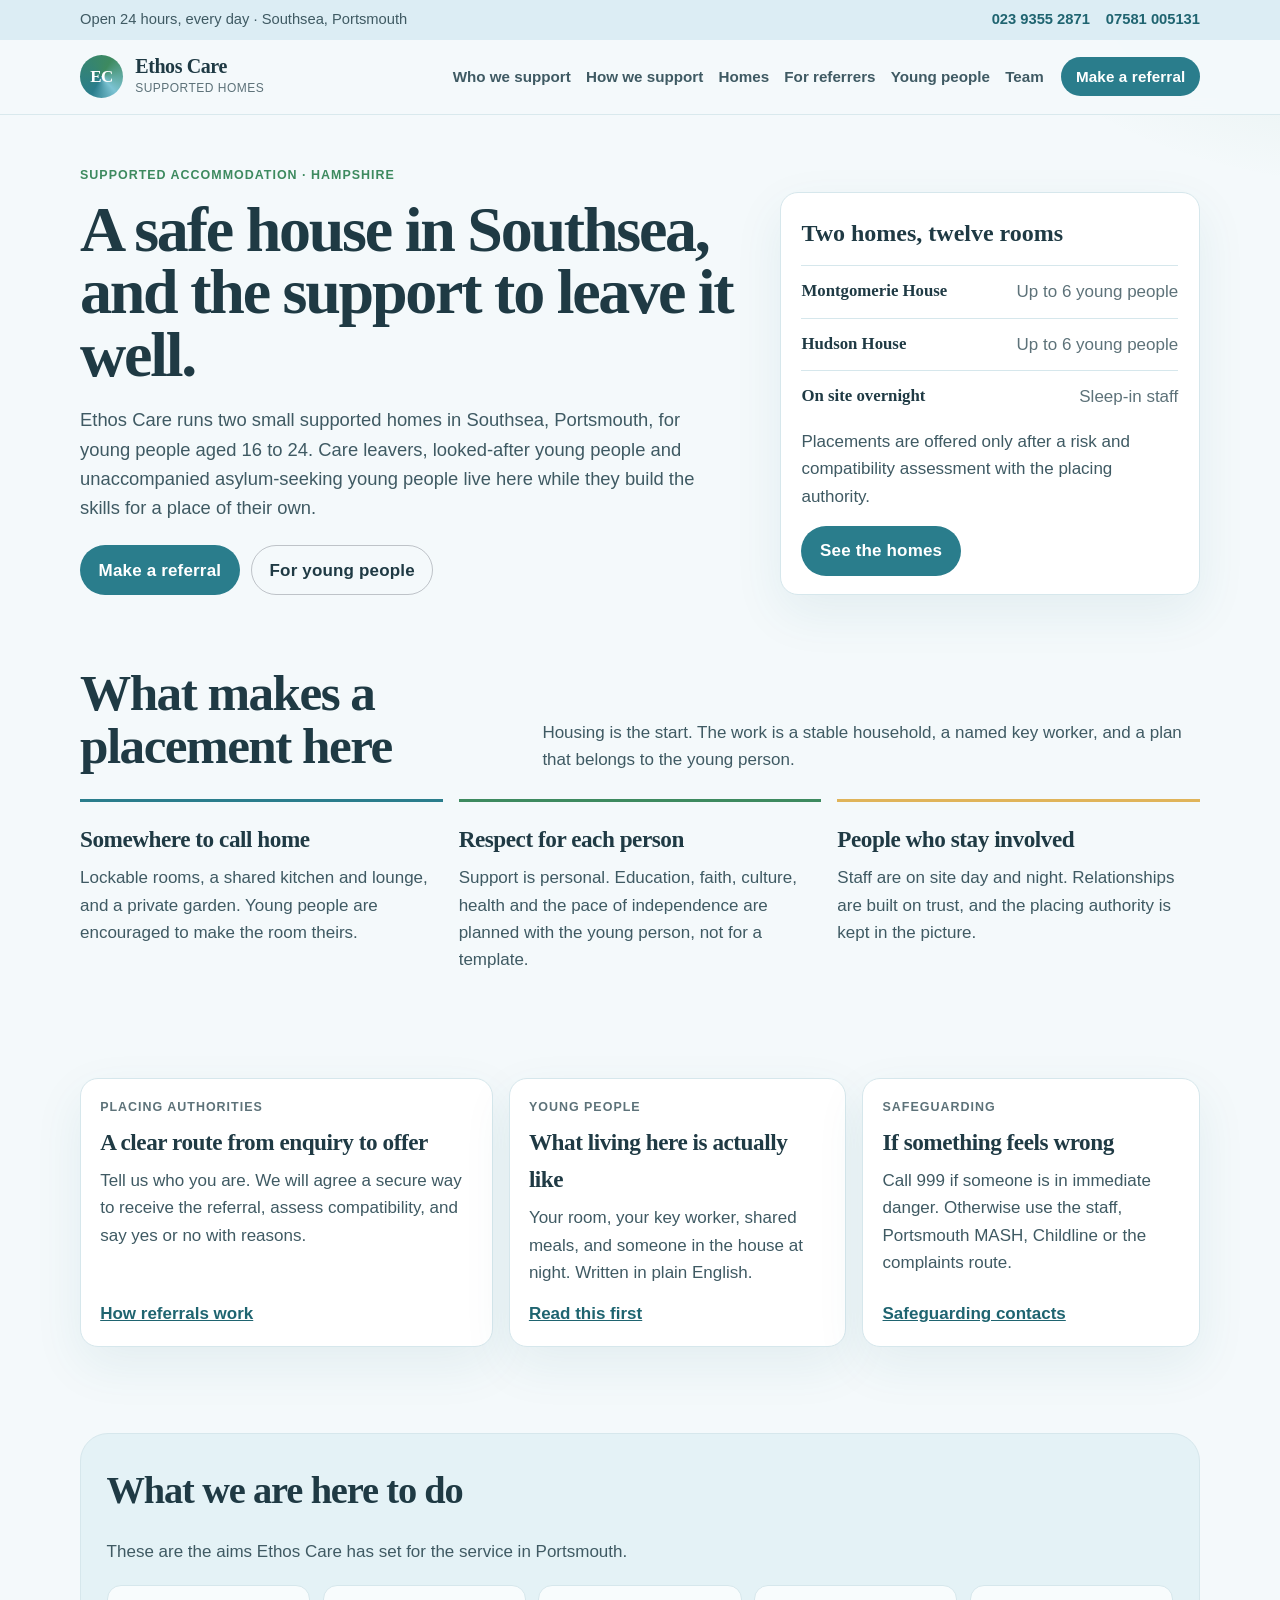
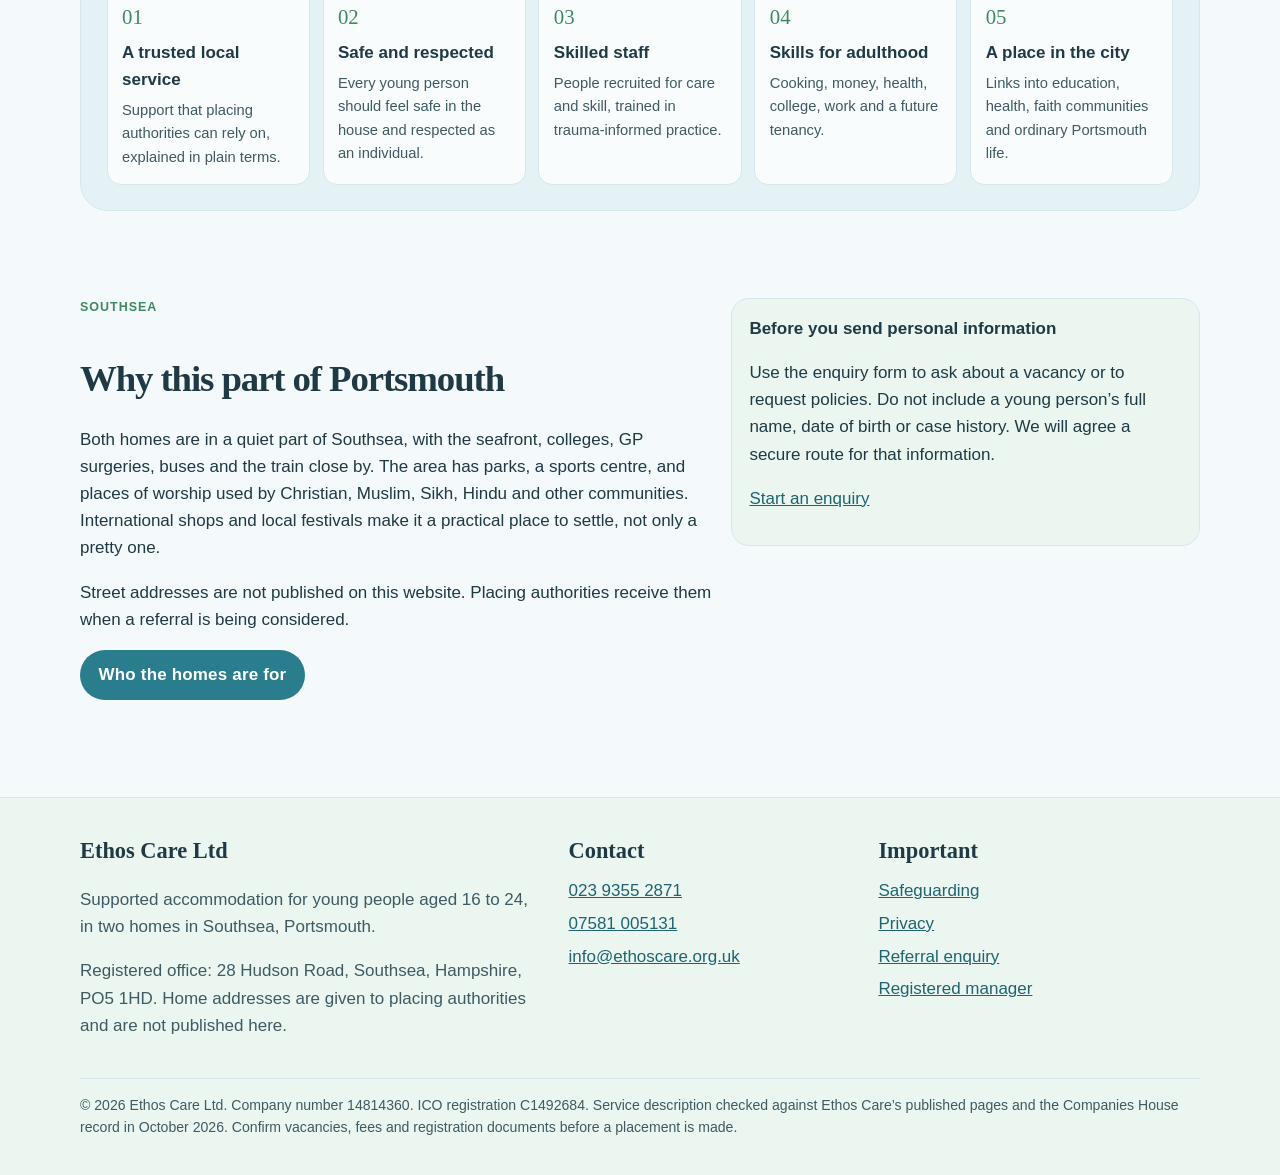
<file: index.html>
<!DOCTYPE html>
<html lang="en-GB">
<head>
  <meta charset="utf-8">
  <meta name="viewport" content="width=device-width, initial-scale=1">
  <title>Ethos Care · Supported homes in Southsea, Portsmouth</title>
  <meta name="description" content="Ethos Care provides supported accommodation in two Southsea homes for young people aged 16 to 24, including care leavers and unaccompanied asylum-seeking young people.">
  <link rel="icon" href="favicon.svg" type="image/svg+xml">
  <link rel="stylesheet" href="css/styles.css">
</head>
<body>
  <a class="skip" href="#main">Skip to content</a>
  <header class="site-header">
    <div class="utility">
      <div class="utility-inner">
        <p>Open 24 hours, every day · Southsea, Portsmouth</p>
        <p class="phones">
          <a href="tel:+442393552871">023 9355 2871</a>
          <a href="tel:+447581005131">07581 005131</a>
        </p>
      </div>
    </div>
    <div class="bar">
      <div class="bar-inner">
        <a class="logo" href="index.html">
          <span class="logo-mark" aria-hidden="true">EC</span>
          <span>
            <strong>Ethos Care</strong>
            <small>Supported homes</small>
          </span>
        </a>
        <button class="nav-toggle" type="button" aria-expanded="false" aria-controls="site-nav">Menu</button>
        <nav id="site-nav" class="site-nav" aria-label="Primary">
          <ul>
            <li><a href="who-we-support.html">Who we support</a></li>
            <li><a href="how-we-support.html">How we support</a></li>
            <li><a href="homes.html">Homes</a></li>
            <li><a href="referrers.html">For referrers</a></li>
            <li><a href="young-people.html">Young people</a></li>
            <li><a href="team.html">Team</a></li>
          </ul>
          <a class="btn btn-small" href="refer.html">Make a referral</a>
        </nav>
      </div>
    </div>
  </header>

  <main id="main">
    <section class="hero">
      <div class="wrap hero-grid">
        <div>
          <p class="eyebrow">Supported accommodation · Hampshire</p>
          <h1>A safe house in Southsea, and the support to leave it well.</h1>
          <p class="lead">Ethos Care runs two small supported homes in Southsea, Portsmouth, for young people aged 16 to 24. Care leavers, looked-after young people and unaccompanied asylum-seeking young people live here while they build the skills for a place of their own.</p>
          <div class="hero-actions">
            <a class="btn" href="refer.html">Make a referral</a>
            <a class="btn btn-ghost" href="young-people.html">For young people</a>
          </div>
        </div>
        <aside class="hero-card">
          <h2>Two homes, twelve rooms</h2>
          <ul class="stat-list">
            <li><strong>Montgomerie House</strong><span>Up to 6 young people</span></li>
            <li><strong>Hudson House</strong><span>Up to 6 young people</span></li>
            <li><strong>On site overnight</strong><span>Sleep-in staff</span></li>
          </ul>
          <p>Placements are offered only after a risk and compatibility assessment with the placing authority.</p>
          <a class="btn" href="homes.html">See the homes</a>
        </aside>
      </div>
    </section>

    <section class="section">
      <div class="wrap">
        <div class="section-head">
          <h2>What makes a placement here</h2>
          <p>Housing is the start. The work is a stable household, a named key worker, and a plan that belongs to the young person.</p>
        </div>
        <div class="values">
          <article class="value">
            <h3>Somewhere to call home</h3>
            <p>Lockable rooms, a shared kitchen and lounge, and a private garden. Young people are encouraged to make the room theirs.</p>
          </article>
          <article class="value">
            <h3>Respect for each person</h3>
            <p>Support is personal. Education, faith, culture, health and the pace of independence are planned with the young person, not for a template.</p>
          </article>
          <article class="value">
            <h3>People who stay involved</h3>
            <p>Staff are on site day and night. Relationships are built on trust, and the placing authority is kept in the picture.</p>
          </article>
        </div>
      </div>
    </section>

    <section class="section">
      <div class="wrap">
        <div class="audiences">
          <article class="audience">
            <span class="kicker">Placing authorities</span>
            <h3>A clear route from enquiry to offer</h3>
            <p>Tell us who you are. We will agree a secure way to receive the referral, assess compatibility, and say yes or no with reasons.</p>
            <a href="referrers.html">How referrals work</a>
          </article>
          <article class="audience">
            <span class="kicker">Young people</span>
            <h3>What living here is actually like</h3>
            <p>Your room, your key worker, shared meals, and someone in the house at night. Written in plain English.</p>
            <a href="young-people.html">Read this first</a>
          </article>
          <article class="audience">
            <span class="kicker">Safeguarding</span>
            <h3>If something feels wrong</h3>
            <p>Call 999 if someone is in immediate danger. Otherwise use the staff, Portsmouth MASH, Childline or the complaints route.</p>
            <a href="safeguarding.html">Safeguarding contacts</a>
          </article>
        </div>
      </div>
    </section>

    <section class="section">
      <div class="wrap">
        <div class="band">
          <h2>What we are here to do</h2>
          <p>These are the aims Ethos Care has set for the service in Portsmouth.</p>
          <ol class="aims">
            <li><span>01</span><strong>A trusted local service</strong><p>Support that placing authorities can rely on, explained in plain terms.</p></li>
            <li><span>02</span><strong>Safe and respected</strong><p>Every young person should feel safe in the house and respected as an individual.</p></li>
            <li><span>03</span><strong>Skilled staff</strong><p>People recruited for care and skill, trained in trauma-informed practice.</p></li>
            <li><span>04</span><strong>Skills for adulthood</strong><p>Cooking, money, health, college, work and a future tenancy.</p></li>
            <li><span>05</span><strong>A place in the city</strong><p>Links into education, health, faith communities and ordinary Portsmouth life.</p></li>
          </ol>
        </div>
      </div>
    </section>

    <section class="section">
      <div class="wrap split">
        <div class="prose">
          <p class="eyebrow">Southsea</p>
          <h2>Why this part of Portsmouth</h2>
          <p>Both homes are in a quiet part of Southsea, with the seafront, colleges, GP surgeries, buses and the train close by. The area has parks, a sports centre, and places of worship used by Christian, Muslim, Sikh, Hindu and other communities. International shops and local festivals make it a practical place to settle, not only a pretty one.</p>
          <p>Street addresses are not published on this website. Placing authorities receive them when a referral is being considered.</p>
          <p><a class="btn" href="who-we-support.html">Who the homes are for</a></p>
        </div>
        <aside class="note">
          <strong>Before you send personal information</strong>
          <p>Use the enquiry form to ask about a vacancy or to request policies. Do not include a young person’s full name, date of birth or case history. We will agree a secure route for that information.</p>
          <p><a href="refer.html">Start an enquiry</a></p>
        </aside>
      </div>
    </section>
  </main>

  <footer class="site-footer">
    <div class="footer-inner">
      <div class="footer-grid">
        <div>
          <h2>Ethos Care Ltd</h2>
          <p>Supported accommodation for young people aged 16 to 24, in two homes in Southsea, Portsmouth.</p>
          <p>Registered office: 28 Hudson Road, Southsea, Hampshire, PO5 1HD. Home addresses are given to placing authorities and are not published here.</p>
        </div>
        <div>
          <h2>Contact</h2>
          <ul>
            <li><a href="tel:+442393552871">023 9355 2871</a></li>
            <li><a href="tel:+447581005131">07581 005131</a></li>
            <li><a href="mailto:info@ethoscare.org.uk">info@ethoscare.org.uk</a></li>
          </ul>
        </div>
        <div>
          <h2>Important</h2>
          <ul>
            <li><a href="safeguarding.html">Safeguarding</a></li>
            <li><a href="privacy.html">Privacy</a></li>
            <li><a href="refer.html">Referral enquiry</a></li>
            <li><a href="team.html">Registered manager</a></li>
          </ul>
        </div>
      </div>
      <p class="legal">© 2026 Ethos Care Ltd. Company number 14814360. ICO registration C1492684. Service description checked against Ethos Care’s published pages and the Companies House record in October 2026. Confirm vacancies, fees and registration documents before a placement is made.</p>
    </div>
  </footer>
  <script src="js/site.js"></script>
</body>
</html>
</file>
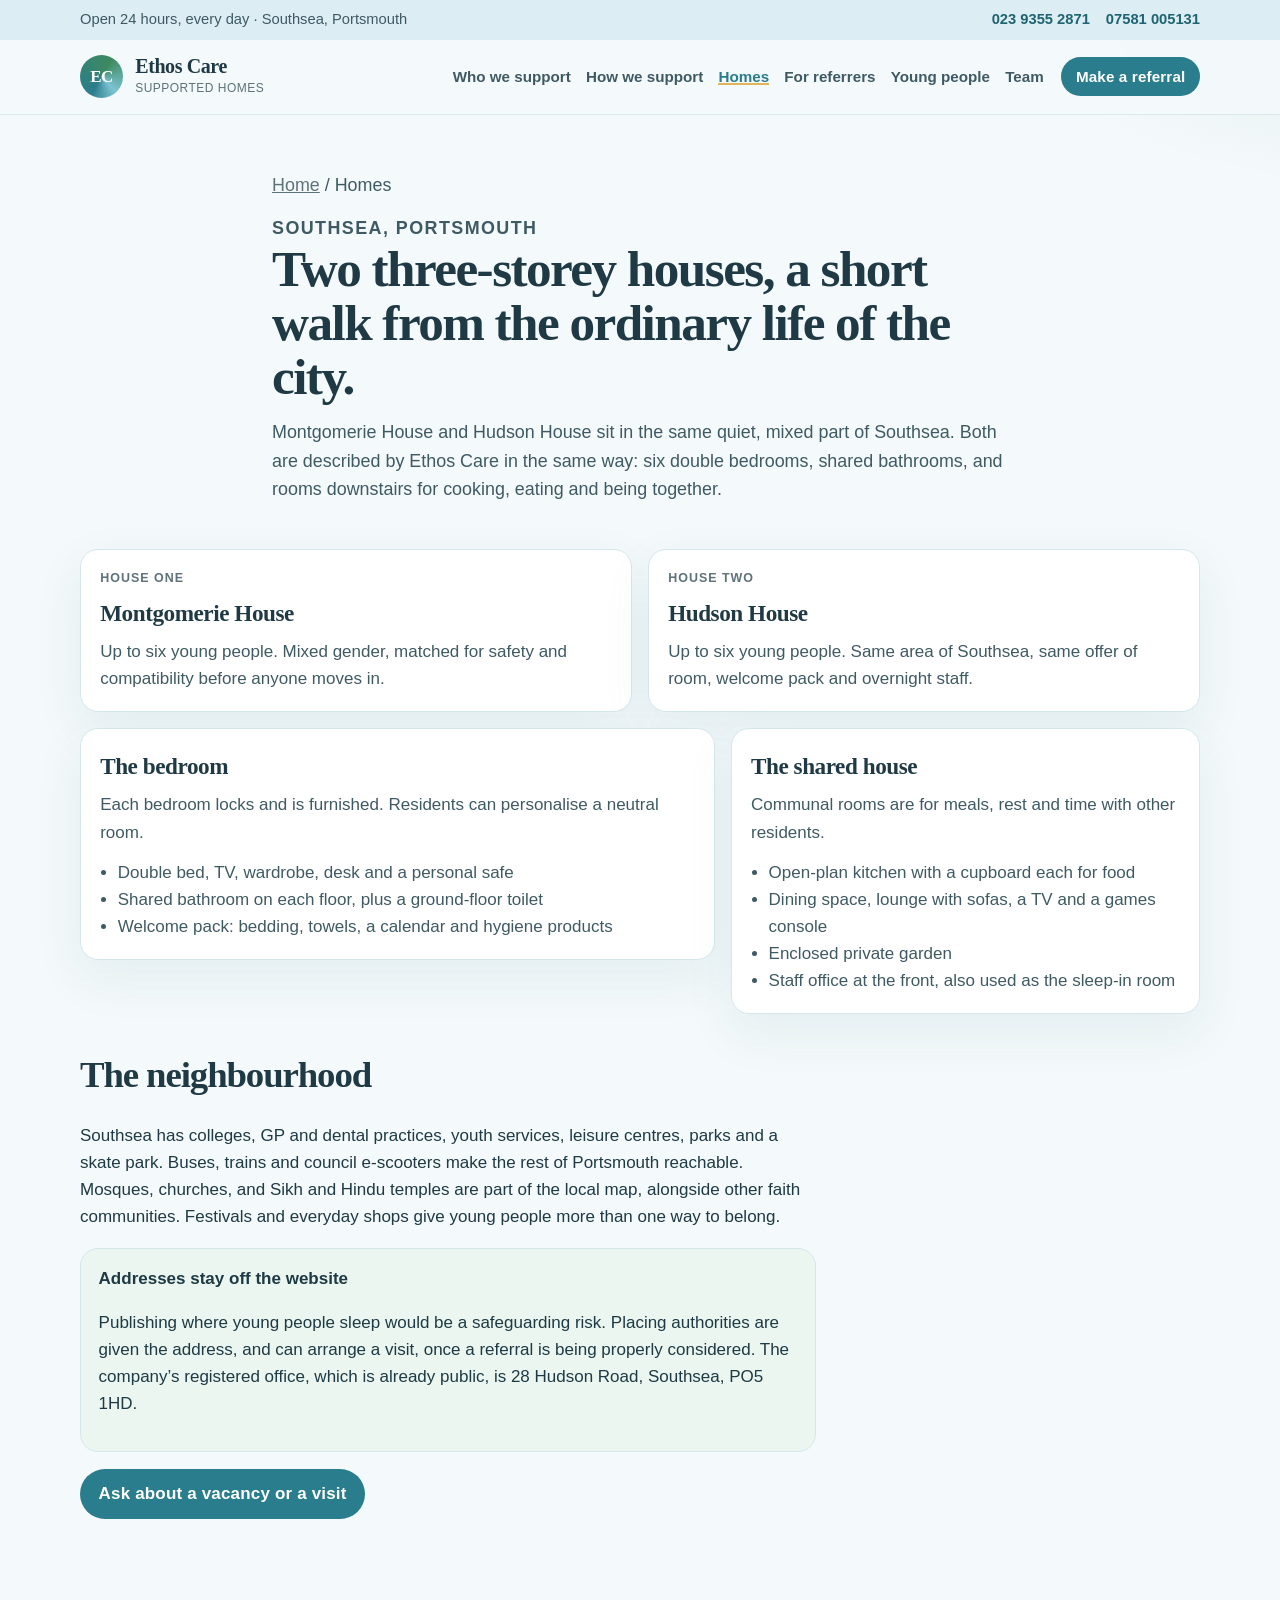
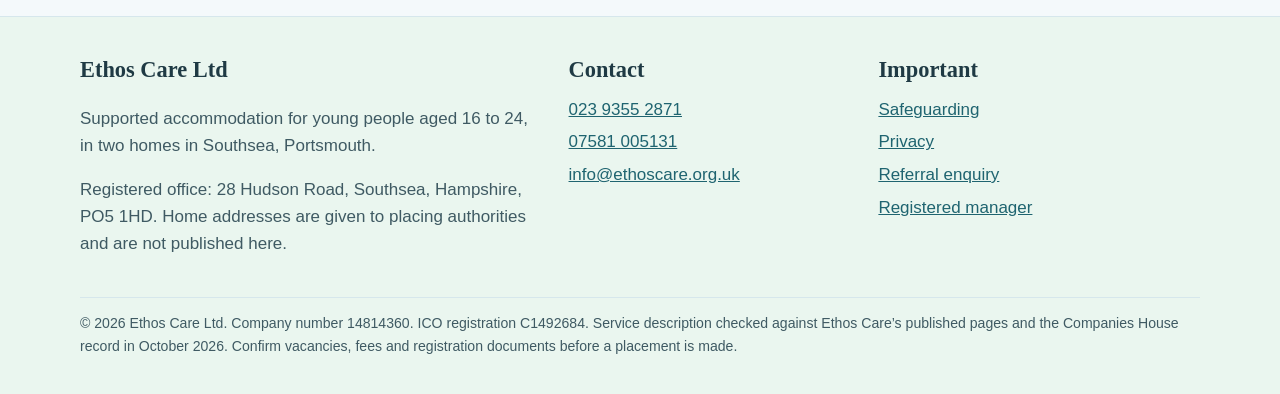
<file: homes.html>
<!DOCTYPE html>
<html lang="en-GB">
<head>
  <meta charset="utf-8">
  <meta name="viewport" content="width=device-width, initial-scale=1">
  <title>Our homes · Ethos Care</title>
  <meta name="description" content="Montgomerie House and Hudson House in Southsea: six furnished bedrooms in each home, shared kitchen, lounge and garden, with staff on site overnight.">
  <link rel="icon" href="favicon.svg" type="image/svg+xml">
  <link rel="stylesheet" href="css/styles.css">
</head>
<body>
  <a class="skip" href="#main">Skip to content</a>
  <header class="site-header">
    <div class="utility">
      <div class="utility-inner">
        <p>Open 24 hours, every day · Southsea, Portsmouth</p>
        <p class="phones">
          <a href="tel:+442393552871">023 9355 2871</a>
          <a href="tel:+447581005131">07581 005131</a>
        </p>
      </div>
    </div>
    <div class="bar">
      <div class="bar-inner">
        <a class="logo" href="index.html">
          <span class="logo-mark" aria-hidden="true">EC</span>
          <span>
            <strong>Ethos Care</strong>
            <small>Supported homes</small>
          </span>
        </a>
        <button class="nav-toggle" type="button" aria-expanded="false" aria-controls="site-nav">Menu</button>
        <nav id="site-nav" class="site-nav" aria-label="Primary">
          <ul>
            <li><a href="who-we-support.html">Who we support</a></li>
            <li><a href="how-we-support.html">How we support</a></li>
            <li><a href="homes.html">Homes</a></li>
            <li><a href="referrers.html">For referrers</a></li>
            <li><a href="young-people.html">Young people</a></li>
            <li><a href="team.html">Team</a></li>
          </ul>
          <a class="btn btn-small" href="refer.html">Make a referral</a>
        </nav>
      </div>
    </div>
  </header>

  <main id="main">
    <div class="wrap page-head">
      <p class="crumbs"><a href="index.html">Home</a> / Homes</p>
      <p class="eyebrow">Southsea, Portsmouth</p>
      <h1>Two three-storey houses, a short walk from the ordinary life of the city.</h1>
      <p>Montgomerie House and Hudson House sit in the same quiet, mixed part of Southsea. Both are described by Ethos Care in the same way: six double bedrooms, shared bathrooms, and rooms downstairs for cooking, eating and being together.</p>
    </div>

    <section class="section">
      <div class="wrap">
        <div class="home-grid">
          <article class="spec">
            <span class="kicker">House one</span>
            <h3>Montgomerie House</h3>
            <p>Up to six young people. Mixed gender, matched for safety and compatibility before anyone moves in.</p>
          </article>
          <article class="spec">
            <span class="kicker">House two</span>
            <h3>Hudson House</h3>
            <p>Up to six young people. Same area of Southsea, same offer of room, welcome pack and overnight staff.</p>
          </article>
        </div>

        <div class="split stack">
          <article class="spec">
            <h3>The bedroom</h3>
            <p>Each bedroom locks and is furnished. Residents can personalise a neutral room.</p>
            <ul>
              <li>Double bed, TV, wardrobe, desk and a personal safe</li>
              <li>Shared bathroom on each floor, plus a ground-floor toilet</li>
              <li>Welcome pack: bedding, towels, a calendar and hygiene products</li>
            </ul>
          </article>
          <article class="spec">
            <h3>The shared house</h3>
            <p>Communal rooms are for meals, rest and time with other residents.</p>
            <ul>
              <li>Open-plan kitchen with a cupboard each for food</li>
              <li>Dining space, lounge with sofas, a TV and a games console</li>
              <li>Enclosed private garden</li>
              <li>Staff office at the front, also used as the sleep-in room</li>
            </ul>
          </article>
        </div>

        <div class="prose stack-lg">
          <h2>The neighbourhood</h2>
          <p>Southsea has colleges, GP and dental practices, youth services, leisure centres, parks and a skate park. Buses, trains and council e-scooters make the rest of Portsmouth reachable. Mosques, churches, and Sikh and Hindu temples are part of the local map, alongside other faith communities. Festivals and everyday shops give young people more than one way to belong.</p>
          <div class="note">
            <strong>Addresses stay off the website</strong>
            <p>Publishing where young people sleep would be a safeguarding risk. Placing authorities are given the address, and can arrange a visit, once a referral is being properly considered. The company’s registered office, which is already public, is 28 Hudson Road, Southsea, PO5 1HD.</p>
          </div>
          <p><a class="btn" href="refer.html">Ask about a vacancy or a visit</a></p>
        </div>
      </div>
    </section>
  </main>

  <footer class="site-footer">
    <div class="footer-inner">
      <div class="footer-grid">
        <div>
          <h2>Ethos Care Ltd</h2>
          <p>Supported accommodation for young people aged 16 to 24, in two homes in Southsea, Portsmouth.</p>
          <p>Registered office: 28 Hudson Road, Southsea, Hampshire, PO5 1HD. Home addresses are given to placing authorities and are not published here.</p>
        </div>
        <div>
          <h2>Contact</h2>
          <ul>
            <li><a href="tel:+442393552871">023 9355 2871</a></li>
            <li><a href="tel:+447581005131">07581 005131</a></li>
            <li><a href="mailto:info@ethoscare.org.uk">info@ethoscare.org.uk</a></li>
          </ul>
        </div>
        <div>
          <h2>Important</h2>
          <ul>
            <li><a href="safeguarding.html">Safeguarding</a></li>
            <li><a href="privacy.html">Privacy</a></li>
            <li><a href="refer.html">Referral enquiry</a></li>
            <li><a href="team.html">Registered manager</a></li>
          </ul>
        </div>
      </div>
      <p class="legal">© 2026 Ethos Care Ltd. Company number 14814360. ICO registration C1492684. Service description checked against Ethos Care’s published pages and the Companies House record in October 2026. Confirm vacancies, fees and registration documents before a placement is made.</p>
    </div>
  </footer>
  <script src="js/site.js"></script>
</body>
</html>
</file>
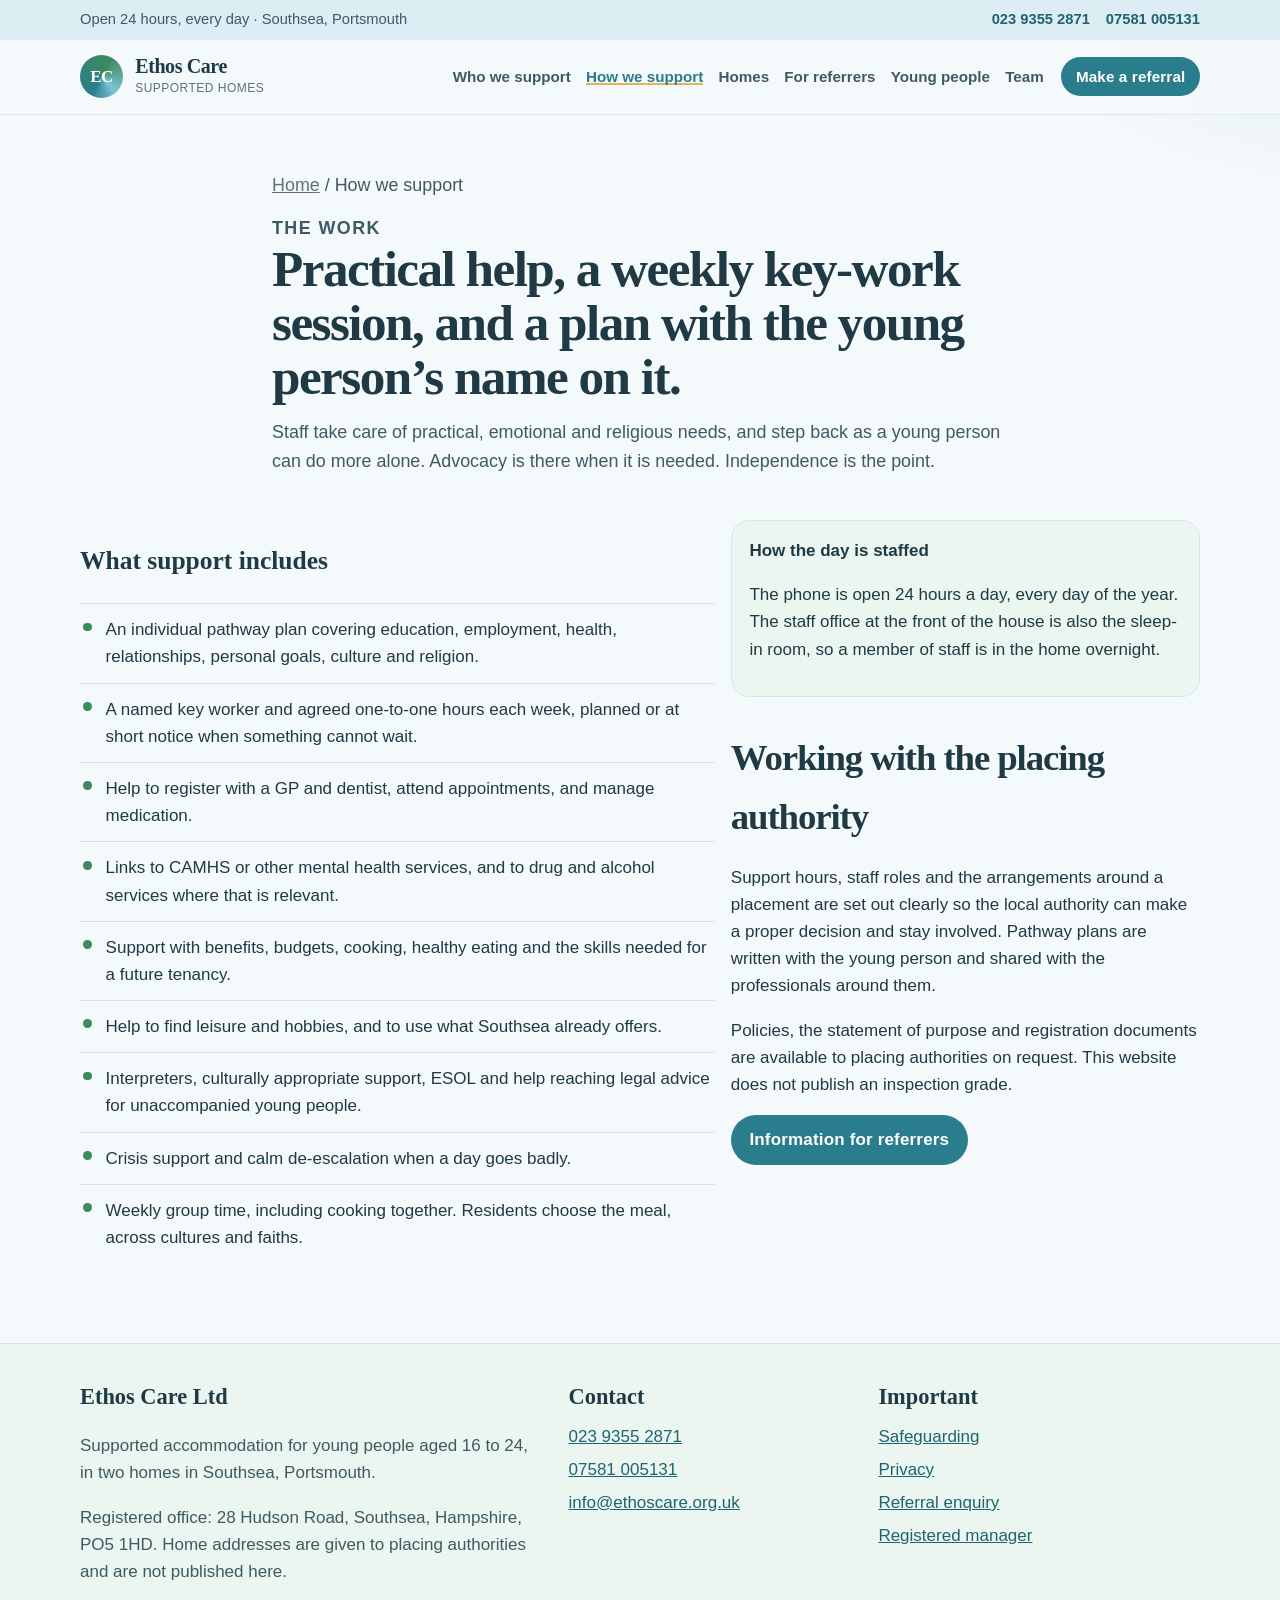
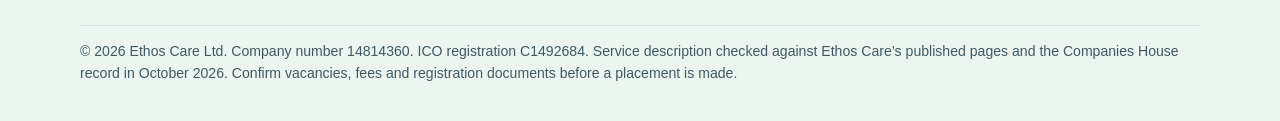
<file: how-we-support.html>
<!DOCTYPE html>
<html lang="en-GB">
<head>
  <meta charset="utf-8">
  <meta name="viewport" content="width=device-width, initial-scale=1">
  <title>How we support · Ethos Care</title>
  <meta name="description" content="Key work, pathway plans, life skills, health, education and culturally appropriate support at Ethos Care’s Southsea homes.">
  <link rel="icon" href="favicon.svg" type="image/svg+xml">
  <link rel="stylesheet" href="css/styles.css">
</head>
<body>
  <a class="skip" href="#main">Skip to content</a>
  <header class="site-header">
    <div class="utility">
      <div class="utility-inner">
        <p>Open 24 hours, every day · Southsea, Portsmouth</p>
        <p class="phones">
          <a href="tel:+442393552871">023 9355 2871</a>
          <a href="tel:+447581005131">07581 005131</a>
        </p>
      </div>
    </div>
    <div class="bar">
      <div class="bar-inner">
        <a class="logo" href="index.html">
          <span class="logo-mark" aria-hidden="true">EC</span>
          <span>
            <strong>Ethos Care</strong>
            <small>Supported homes</small>
          </span>
        </a>
        <button class="nav-toggle" type="button" aria-expanded="false" aria-controls="site-nav">Menu</button>
        <nav id="site-nav" class="site-nav" aria-label="Primary">
          <ul>
            <li><a href="who-we-support.html">Who we support</a></li>
            <li><a href="how-we-support.html">How we support</a></li>
            <li><a href="homes.html">Homes</a></li>
            <li><a href="referrers.html">For referrers</a></li>
            <li><a href="young-people.html">Young people</a></li>
            <li><a href="team.html">Team</a></li>
          </ul>
          <a class="btn btn-small" href="refer.html">Make a referral</a>
        </nav>
      </div>
    </div>
  </header>

  <main id="main">
    <div class="wrap page-head">
      <p class="crumbs"><a href="index.html">Home</a> / How we support</p>
      <p class="eyebrow">The work</p>
      <h1>Practical help, a weekly key-work session, and a plan with the young person’s name on it.</h1>
      <p>Staff take care of practical, emotional and religious needs, and step back as a young person can do more alone. Advocacy is there when it is needed. Independence is the point.</p>
    </div>

    <section class="section">
      <div class="wrap split">
        <div>
          <h2>What support includes</h2>
          <ul class="checklist">
            <li>An individual pathway plan covering education, employment, health, relationships, personal goals, culture and religion.</li>
            <li>A named key worker and agreed one-to-one hours each week, planned or at short notice when something cannot wait.</li>
            <li>Help to register with a GP and dentist, attend appointments, and manage medication.</li>
            <li>Links to CAMHS or other mental health services, and to drug and alcohol services where that is relevant.</li>
            <li>Support with benefits, budgets, cooking, healthy eating and the skills needed for a future tenancy.</li>
            <li>Help to find leisure and hobbies, and to use what Southsea already offers.</li>
            <li>Interpreters, culturally appropriate support, ESOL and help reaching legal advice for unaccompanied young people.</li>
            <li>Crisis support and calm de-escalation when a day goes badly.</li>
            <li>Weekly group time, including cooking together. Residents choose the meal, across cultures and faiths.</li>
          </ul>
        </div>
        <aside class="prose">
          <div class="note">
            <strong>How the day is staffed</strong>
            <p>The phone is open 24 hours a day, every day of the year. The staff office at the front of the house is also the sleep-in room, so a member of staff is in the home overnight.</p>
          </div>
          <h2>Working with the placing authority</h2>
          <p>Support hours, staff roles and the arrangements around a placement are set out clearly so the local authority can make a proper decision and stay involved. Pathway plans are written with the young person and shared with the professionals around them.</p>
          <p>Policies, the statement of purpose and registration documents are available to placing authorities on request. This website does not publish an inspection grade.</p>
          <p><a class="btn" href="referrers.html">Information for referrers</a></p>
        </aside>
      </div>
    </section>
  </main>

  <footer class="site-footer">
    <div class="footer-inner">
      <div class="footer-grid">
        <div>
          <h2>Ethos Care Ltd</h2>
          <p>Supported accommodation for young people aged 16 to 24, in two homes in Southsea, Portsmouth.</p>
          <p>Registered office: 28 Hudson Road, Southsea, Hampshire, PO5 1HD. Home addresses are given to placing authorities and are not published here.</p>
        </div>
        <div>
          <h2>Contact</h2>
          <ul>
            <li><a href="tel:+442393552871">023 9355 2871</a></li>
            <li><a href="tel:+447581005131">07581 005131</a></li>
            <li><a href="mailto:info@ethoscare.org.uk">info@ethoscare.org.uk</a></li>
          </ul>
        </div>
        <div>
          <h2>Important</h2>
          <ul>
            <li><a href="safeguarding.html">Safeguarding</a></li>
            <li><a href="privacy.html">Privacy</a></li>
            <li><a href="refer.html">Referral enquiry</a></li>
            <li><a href="team.html">Registered manager</a></li>
          </ul>
        </div>
      </div>
      <p class="legal">© 2026 Ethos Care Ltd. Company number 14814360. ICO registration C1492684. Service description checked against Ethos Care’s published pages and the Companies House record in October 2026. Confirm vacancies, fees and registration documents before a placement is made.</p>
    </div>
  </footer>
  <script src="js/site.js"></script>
</body>
</html>
</file>
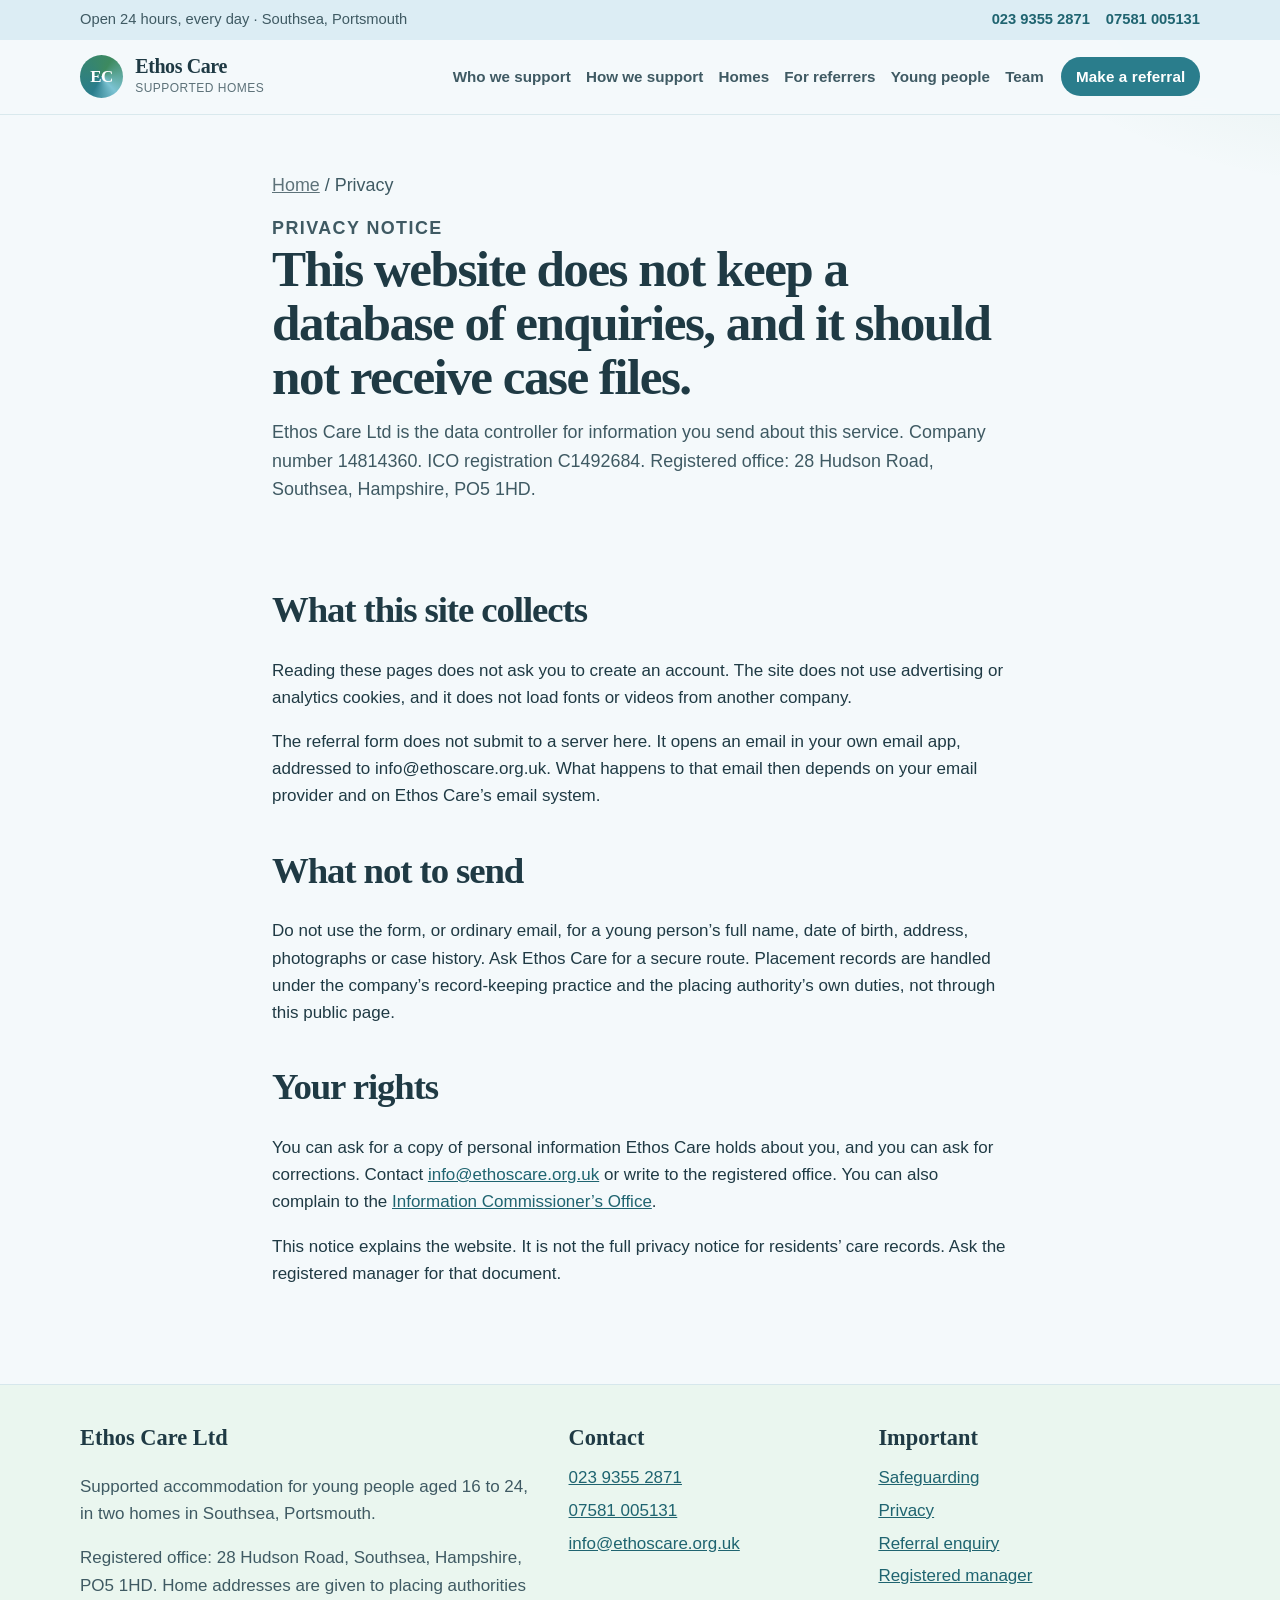
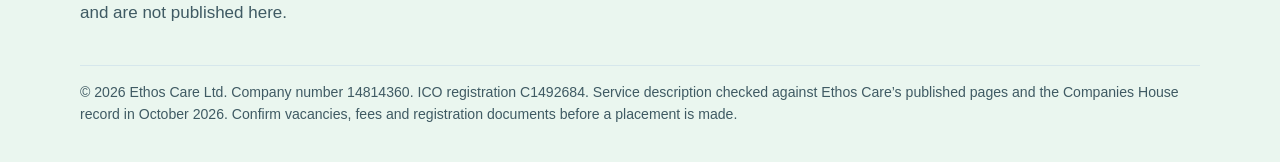
<file: privacy.html>
<!DOCTYPE html>
<html lang="en-GB">
<head>
  <meta charset="utf-8">
  <meta name="viewport" content="width=device-width, initial-scale=1">
  <title>Privacy · Ethos Care</title>
  <meta name="description" content="Privacy notice for the Ethos Care website. The enquiry form does not store case information and should not be used to send it.">
  <link rel="icon" href="favicon.svg" type="image/svg+xml">
  <link rel="stylesheet" href="css/styles.css">
</head>
<body>
  <a class="skip" href="#main">Skip to content</a>
  <header class="site-header">
    <div class="utility">
      <div class="utility-inner">
        <p>Open 24 hours, every day · Southsea, Portsmouth</p>
        <p class="phones">
          <a href="tel:+442393552871">023 9355 2871</a>
          <a href="tel:+447581005131">07581 005131</a>
        </p>
      </div>
    </div>
    <div class="bar">
      <div class="bar-inner">
        <a class="logo" href="index.html">
          <span class="logo-mark" aria-hidden="true">EC</span>
          <span>
            <strong>Ethos Care</strong>
            <small>Supported homes</small>
          </span>
        </a>
        <button class="nav-toggle" type="button" aria-expanded="false" aria-controls="site-nav">Menu</button>
        <nav id="site-nav" class="site-nav" aria-label="Primary">
          <ul>
            <li><a href="who-we-support.html">Who we support</a></li>
            <li><a href="how-we-support.html">How we support</a></li>
            <li><a href="homes.html">Homes</a></li>
            <li><a href="referrers.html">For referrers</a></li>
            <li><a href="young-people.html">Young people</a></li>
            <li><a href="team.html">Team</a></li>
          </ul>
          <a class="btn btn-small" href="refer.html">Make a referral</a>
        </nav>
      </div>
    </div>
  </header>

  <main id="main">
    <div class="wrap page-head">
      <p class="crumbs"><a href="index.html">Home</a> / Privacy</p>
      <p class="eyebrow">Privacy notice</p>
      <h1>This website does not keep a database of enquiries, and it should not receive case files.</h1>
      <p>Ethos Care Ltd is the data controller for information you send about this service. Company number 14814360. ICO registration C1492684. Registered office: 28 Hudson Road, Southsea, Hampshire, PO5 1HD.</p>
    </div>

    <section class="section">
      <div class="wrap prose">
        <h2>What this site collects</h2>
        <p>Reading these pages does not ask you to create an account. The site does not use advertising or analytics cookies, and it does not load fonts or videos from another company.</p>
        <p>The referral form does not submit to a server here. It opens an email in your own email app, addressed to info@ethoscare.org.uk. What happens to that email then depends on your email provider and on Ethos Care’s email system.</p>
        <h2>What not to send</h2>
        <p>Do not use the form, or ordinary email, for a young person’s full name, date of birth, address, photographs or case history. Ask Ethos Care for a secure route. Placement records are handled under the company’s record-keeping practice and the placing authority’s own duties, not through this public page.</p>
        <h2>Your rights</h2>
        <p>You can ask for a copy of personal information Ethos Care holds about you, and you can ask for corrections. Contact <a href="mailto:info@ethoscare.org.uk">info@ethoscare.org.uk</a> or write to the registered office. You can also complain to the <a href="https://ico.org.uk/make-a-complaint/">Information Commissioner’s Office</a>.</p>
        <p>This notice explains the website. It is not the full privacy notice for residents’ care records. Ask the registered manager for that document.</p>
      </div>
    </section>
  </main>

  <footer class="site-footer">
    <div class="footer-inner">
      <div class="footer-grid">
        <div>
          <h2>Ethos Care Ltd</h2>
          <p>Supported accommodation for young people aged 16 to 24, in two homes in Southsea, Portsmouth.</p>
          <p>Registered office: 28 Hudson Road, Southsea, Hampshire, PO5 1HD. Home addresses are given to placing authorities and are not published here.</p>
        </div>
        <div>
          <h2>Contact</h2>
          <ul>
            <li><a href="tel:+442393552871">023 9355 2871</a></li>
            <li><a href="tel:+447581005131">07581 005131</a></li>
            <li><a href="mailto:info@ethoscare.org.uk">info@ethoscare.org.uk</a></li>
          </ul>
        </div>
        <div>
          <h2>Important</h2>
          <ul>
            <li><a href="safeguarding.html">Safeguarding</a></li>
            <li><a href="privacy.html">Privacy</a></li>
            <li><a href="refer.html">Referral enquiry</a></li>
            <li><a href="team.html">Registered manager</a></li>
          </ul>
        </div>
      </div>
      <p class="legal">© 2026 Ethos Care Ltd. Company number 14814360. ICO registration C1492684. Service description checked against Ethos Care’s published pages and the Companies House record in October 2026. Confirm vacancies, fees and registration documents before a placement is made.</p>
    </div>
  </footer>
  <script src="js/site.js"></script>
</body>
</html>
</file>
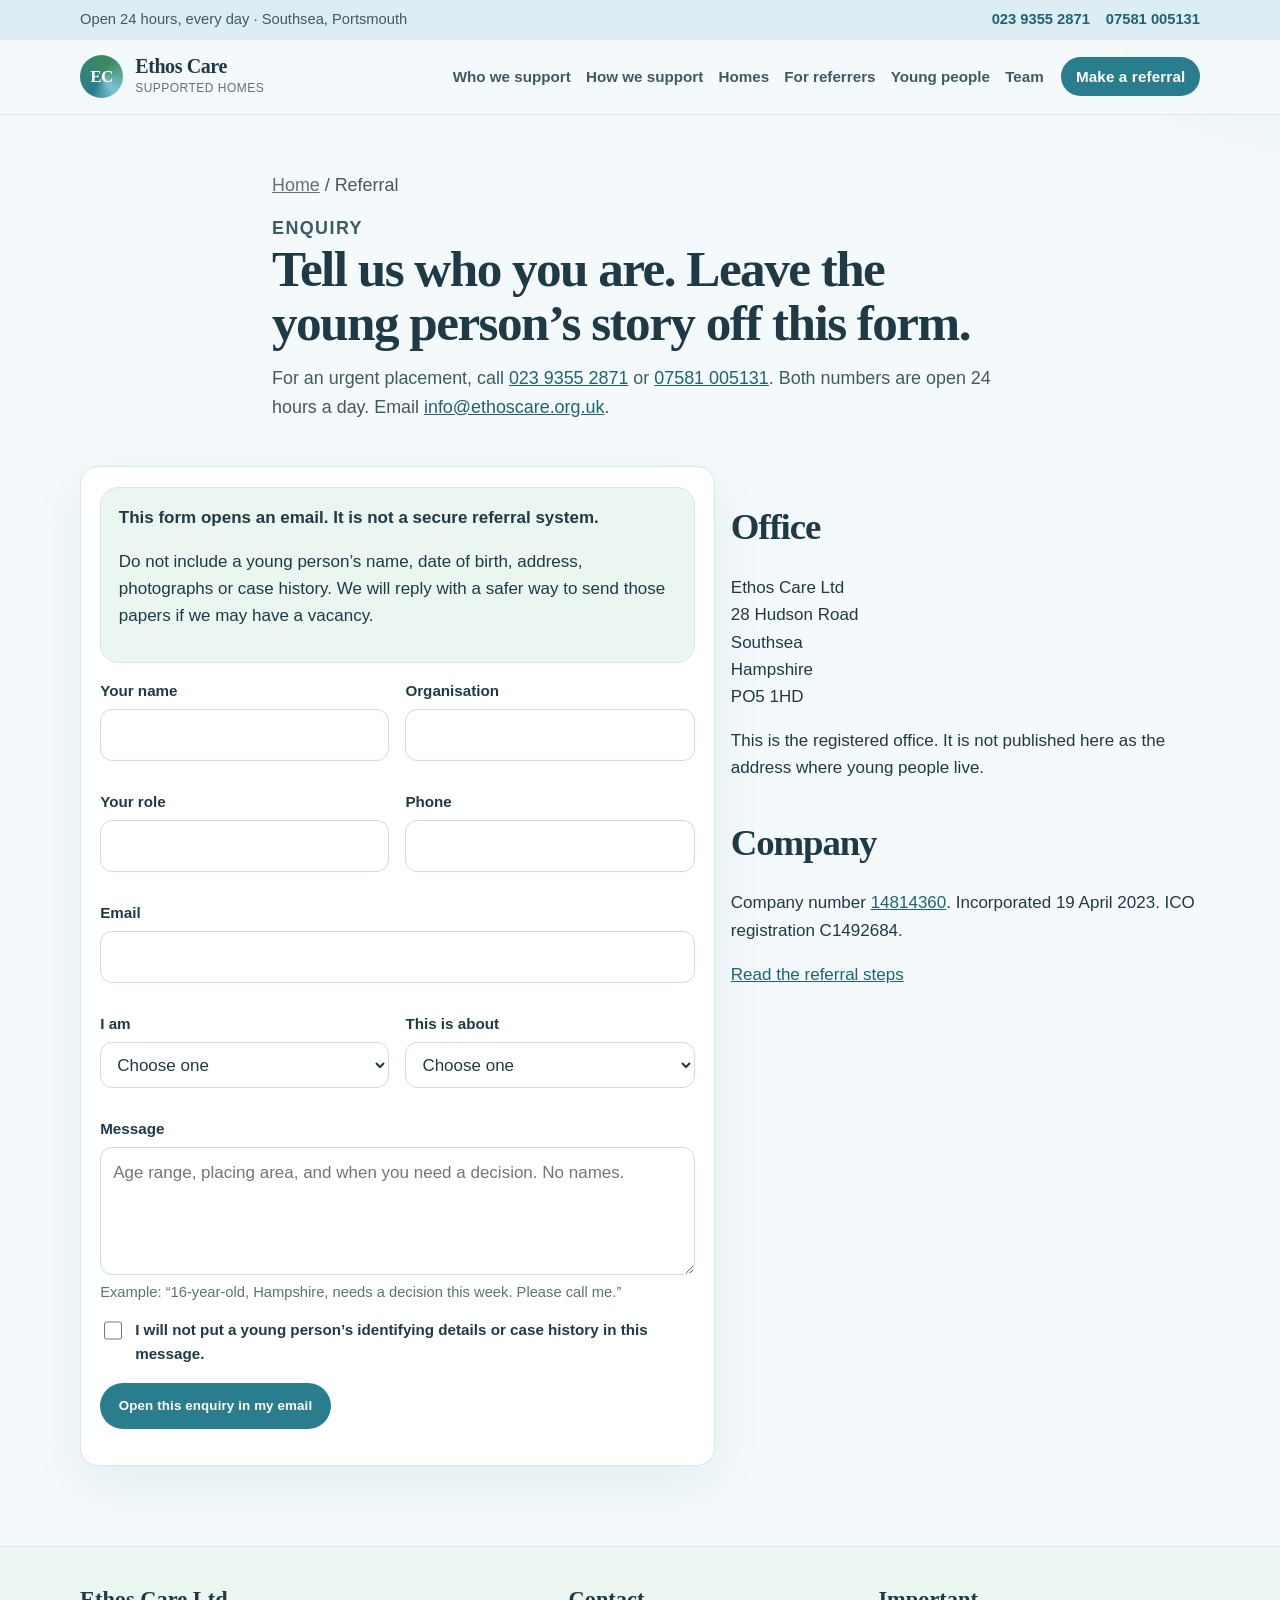
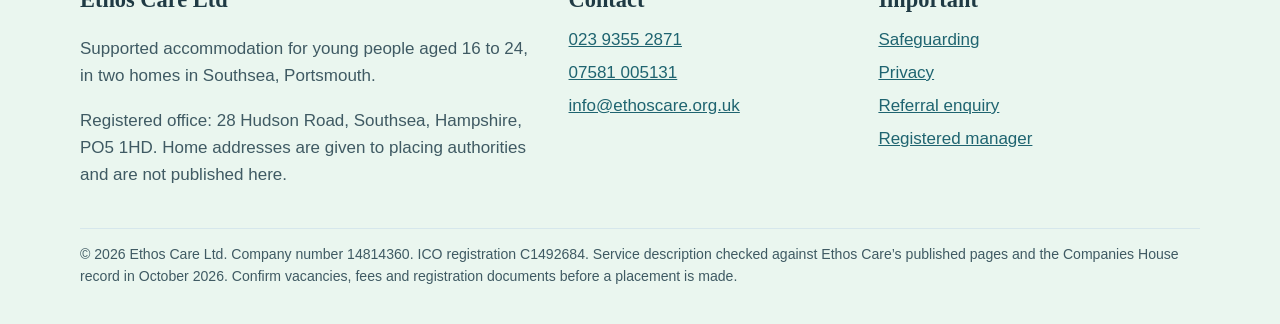
<file: refer.html>
<!DOCTYPE html>
<html lang="en-GB">
<head>
  <meta charset="utf-8">
  <meta name="viewport" content="width=device-width, initial-scale=1">
  <title>Make a referral · Ethos Care</title>
  <meta name="description" content="Enquire about a supported accommodation placement with Ethos Care in Southsea. Do not include a young person’s case details in this form.">
  <link rel="icon" href="favicon.svg" type="image/svg+xml">
  <link rel="stylesheet" href="css/styles.css">
</head>
<body>
  <a class="skip" href="#main">Skip to content</a>
  <header class="site-header">
    <div class="utility">
      <div class="utility-inner">
        <p>Open 24 hours, every day · Southsea, Portsmouth</p>
        <p class="phones">
          <a href="tel:+442393552871">023 9355 2871</a>
          <a href="tel:+447581005131">07581 005131</a>
        </p>
      </div>
    </div>
    <div class="bar">
      <div class="bar-inner">
        <a class="logo" href="index.html">
          <span class="logo-mark" aria-hidden="true">EC</span>
          <span>
            <strong>Ethos Care</strong>
            <small>Supported homes</small>
          </span>
        </a>
        <button class="nav-toggle" type="button" aria-expanded="false" aria-controls="site-nav">Menu</button>
        <nav id="site-nav" class="site-nav" aria-label="Primary">
          <ul>
            <li><a href="who-we-support.html">Who we support</a></li>
            <li><a href="how-we-support.html">How we support</a></li>
            <li><a href="homes.html">Homes</a></li>
            <li><a href="referrers.html">For referrers</a></li>
            <li><a href="young-people.html">Young people</a></li>
            <li><a href="team.html">Team</a></li>
          </ul>
          <a class="btn btn-small" href="refer.html">Make a referral</a>
        </nav>
      </div>
    </div>
  </header>

  <main id="main">
    <div class="wrap page-head">
      <p class="crumbs"><a href="index.html">Home</a> / Referral</p>
      <p class="eyebrow">Enquiry</p>
      <h1>Tell us who you are. Leave the young person’s story off this form.</h1>
      <p>For an urgent placement, call <a href="tel:+442393552871">023 9355 2871</a> or <a href="tel:+447581005131">07581 005131</a>. Both numbers are open 24 hours a day. Email <a href="mailto:info@ethoscare.org.uk">info@ethoscare.org.uk</a>.</p>
    </div>

    <section class="section">
      <div class="wrap split">
        <form id="enquiry" class="form" action="mailto:info@ethoscare.org.uk" method="post" enctype="text/plain">
          <div class="note">
            <strong>This form opens an email. It is not a secure referral system.</strong>
            <p>Do not include a young person’s name, date of birth, address, photographs or case history. We will reply with a safer way to send those papers if we may have a vacancy.</p>
          </div>
          <div class="form-grid stack">
            <div class="field">
              <label for="name">Your name</label>
              <input id="name" name="name" autocomplete="name" required>
            </div>
            <div class="field">
              <label for="organisation">Organisation</label>
              <input id="organisation" name="organisation" autocomplete="organization" required>
            </div>
            <div class="field">
              <label for="role">Your role</label>
              <input id="role" name="role" autocomplete="organization-title" required>
            </div>
            <div class="field">
              <label for="phone">Phone</label>
              <input id="phone" name="phone" type="tel" autocomplete="tel" required>
            </div>
            <div class="field wide">
              <label for="email">Email</label>
              <input id="email" name="email" type="email" autocomplete="email" required>
            </div>
            <div class="field">
              <label for="audience">I am</label>
              <select id="audience" name="audience" required>
                <option value="">Choose one</option>
                <option>From a local authority</option>
                <option>From a charity or other organisation</option>
                <option>A young person or family member</option>
                <option>Someone else</option>
              </select>
            </div>
            <div class="field">
              <label for="topic">This is about</label>
              <select id="topic" name="topic" required>
                <option value="">Choose one</option>
                <option>A possible vacancy</option>
                <option>Policies and registration documents</option>
                <option>Arranging a visit</option>
                <option>A question from a young person</option>
                <option>Something else</option>
              </select>
            </div>
            <div class="field wide">
              <label for="message">Message</label>
              <textarea id="message" name="message" required placeholder="Age range, placing area, and when you need a decision. No names."></textarea>
              <span class="hint">Example: “16-year-old, Hampshire, needs a decision this week. Please call me.”</span>
            </div>
          </div>
          <p class="field hp" aria-hidden="true">
            <label for="website">Website</label>
            <input id="website" name="website" tabindex="-1" autocomplete="off">
          </p>
          <label class="check">
            <input id="consent" name="consent" type="checkbox" required>
            <span>I will not put a young person’s identifying details or case history in this message.</span>
          </label>
          <p class="stack"><button class="btn" type="submit">Open this enquiry in my email</button></p>
          <p id="form-status" class="form-status" role="status"></p>
        </form>
        <aside class="prose">
          <h2>Office</h2>
          <p>Ethos Care Ltd<br>28 Hudson Road<br>Southsea<br>Hampshire<br>PO5 1HD</p>
          <p>This is the registered office. It is not published here as the address where young people live.</p>
          <h2>Company</h2>
          <p>Company number <a href="https://find-and-update.company-information.service.gov.uk/company/14814360">14814360</a>. Incorporated 19 April 2023. ICO registration C1492684.</p>
          <p><a href="referrers.html">Read the referral steps</a></p>
        </aside>
      </div>
    </section>
  </main>

  <footer class="site-footer">
    <div class="footer-inner">
      <div class="footer-grid">
        <div>
          <h2>Ethos Care Ltd</h2>
          <p>Supported accommodation for young people aged 16 to 24, in two homes in Southsea, Portsmouth.</p>
          <p>Registered office: 28 Hudson Road, Southsea, Hampshire, PO5 1HD. Home addresses are given to placing authorities and are not published here.</p>
        </div>
        <div>
          <h2>Contact</h2>
          <ul>
            <li><a href="tel:+442393552871">023 9355 2871</a></li>
            <li><a href="tel:+447581005131">07581 005131</a></li>
            <li><a href="mailto:info@ethoscare.org.uk">info@ethoscare.org.uk</a></li>
          </ul>
        </div>
        <div>
          <h2>Important</h2>
          <ul>
            <li><a href="safeguarding.html">Safeguarding</a></li>
            <li><a href="privacy.html">Privacy</a></li>
            <li><a href="refer.html">Referral enquiry</a></li>
            <li><a href="team.html">Registered manager</a></li>
          </ul>
        </div>
      </div>
      <p class="legal">© 2026 Ethos Care Ltd. Company number 14814360. ICO registration C1492684. Service description checked against Ethos Care’s published pages and the Companies House record in October 2026. Confirm vacancies, fees and registration documents before a placement is made.</p>
    </div>
  </footer>
  <script src="js/site.js"></script>
</body>
</html>
</file>
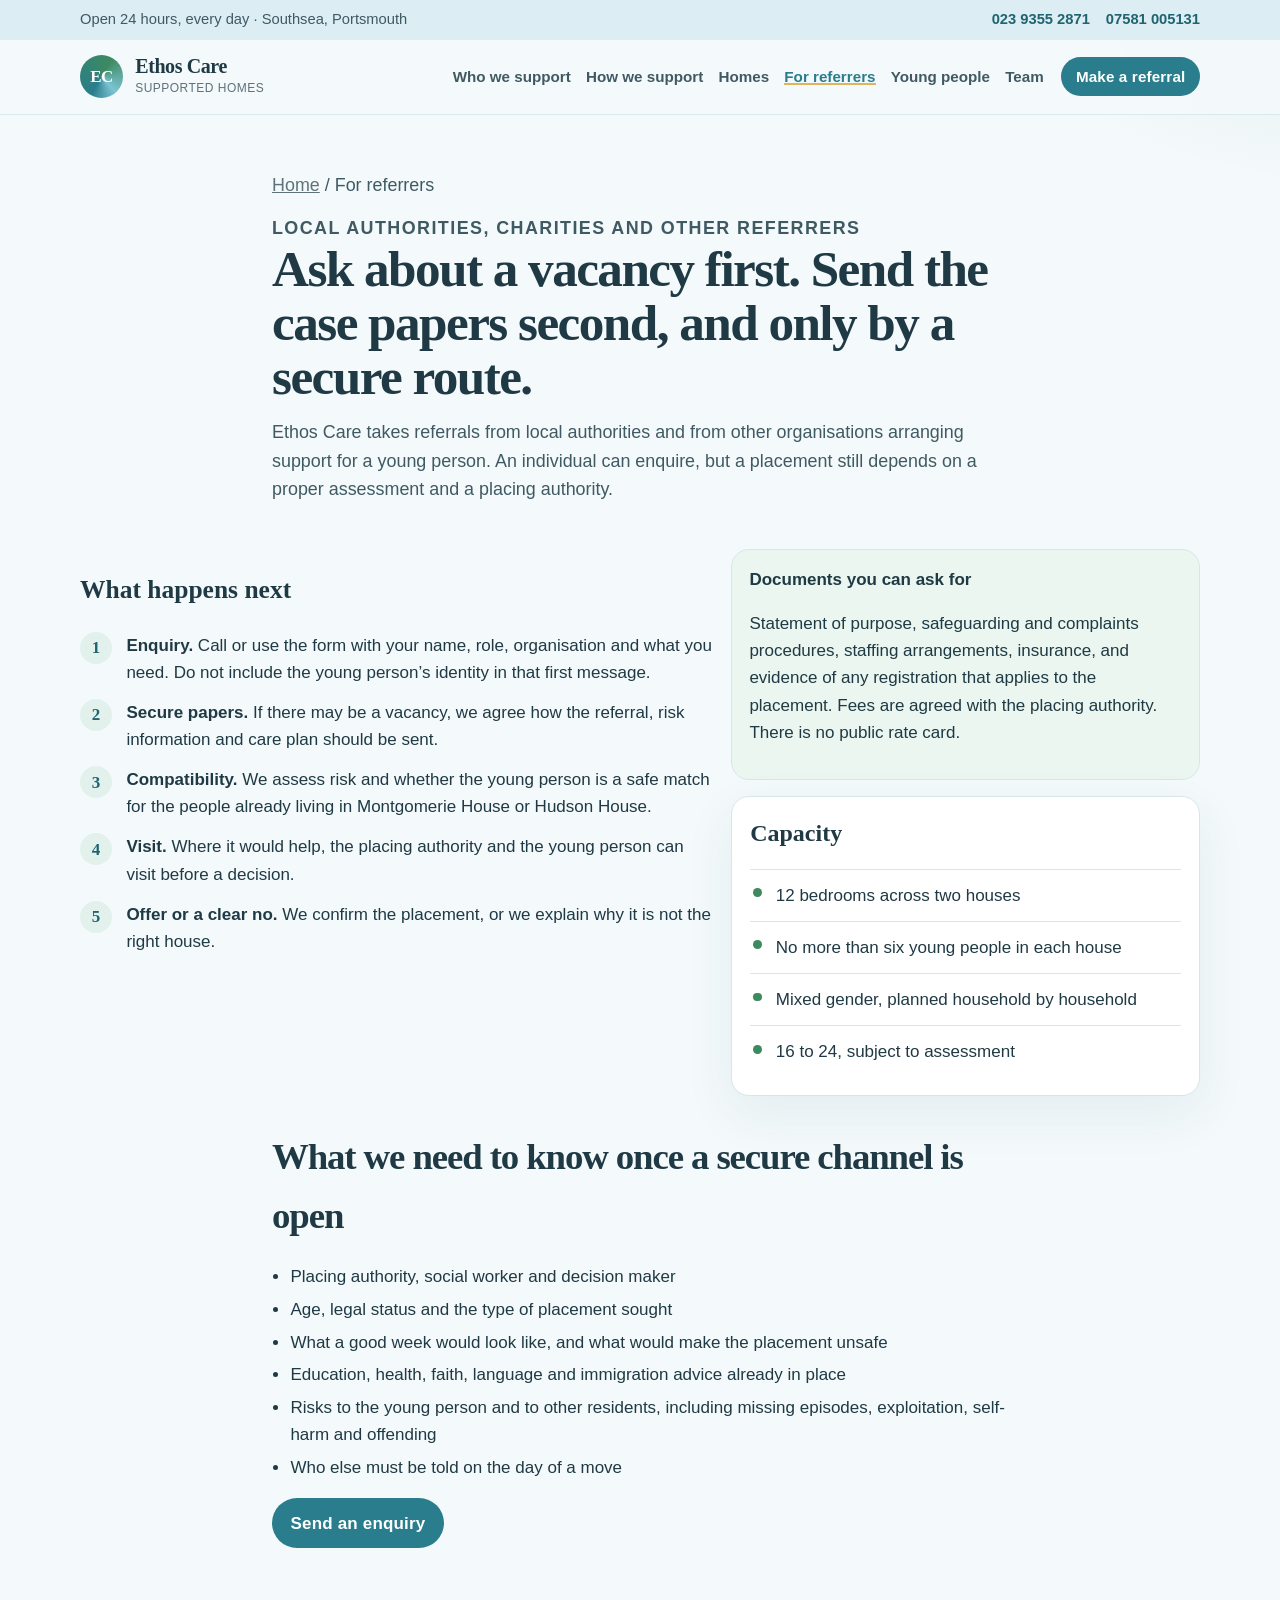
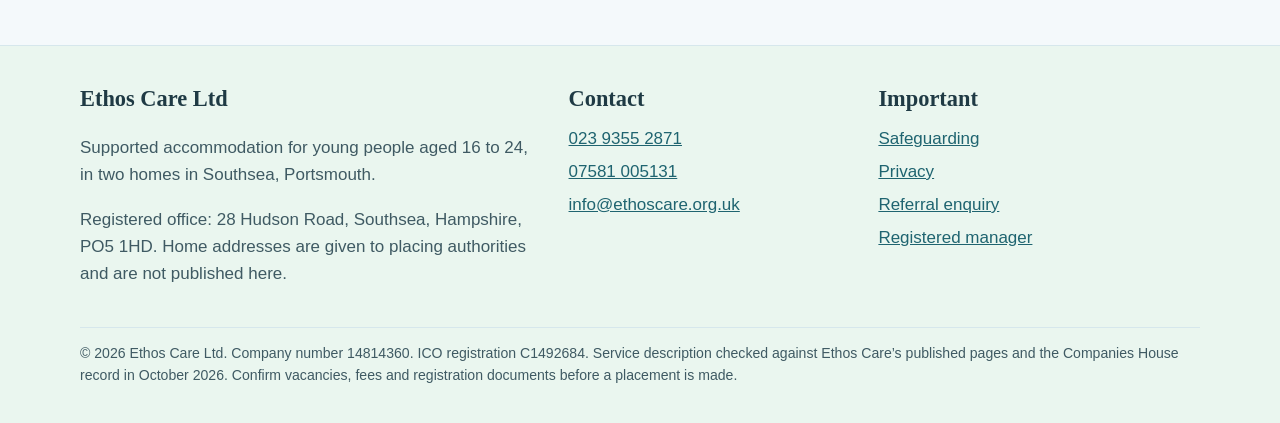
<file: referrers.html>
<!DOCTYPE html>
<html lang="en-GB">
<head>
  <meta charset="utf-8">
  <meta name="viewport" content="width=device-width, initial-scale=1">
  <title>For referrers · Ethos Care</title>
  <meta name="description" content="How local authorities and other referrers enquire about a placement at Ethos Care in Southsea, and which documents to request.">
  <link rel="icon" href="favicon.svg" type="image/svg+xml">
  <link rel="stylesheet" href="css/styles.css">
</head>
<body>
  <a class="skip" href="#main">Skip to content</a>
  <header class="site-header">
    <div class="utility">
      <div class="utility-inner">
        <p>Open 24 hours, every day · Southsea, Portsmouth</p>
        <p class="phones">
          <a href="tel:+442393552871">023 9355 2871</a>
          <a href="tel:+447581005131">07581 005131</a>
        </p>
      </div>
    </div>
    <div class="bar">
      <div class="bar-inner">
        <a class="logo" href="index.html">
          <span class="logo-mark" aria-hidden="true">EC</span>
          <span>
            <strong>Ethos Care</strong>
            <small>Supported homes</small>
          </span>
        </a>
        <button class="nav-toggle" type="button" aria-expanded="false" aria-controls="site-nav">Menu</button>
        <nav id="site-nav" class="site-nav" aria-label="Primary">
          <ul>
            <li><a href="who-we-support.html">Who we support</a></li>
            <li><a href="how-we-support.html">How we support</a></li>
            <li><a href="homes.html">Homes</a></li>
            <li><a href="referrers.html">For referrers</a></li>
            <li><a href="young-people.html">Young people</a></li>
            <li><a href="team.html">Team</a></li>
          </ul>
          <a class="btn btn-small" href="refer.html">Make a referral</a>
        </nav>
      </div>
    </div>
  </header>

  <main id="main">
    <div class="wrap page-head">
      <p class="crumbs"><a href="index.html">Home</a> / For referrers</p>
      <p class="eyebrow">Local authorities, charities and other referrers</p>
      <h1>Ask about a vacancy first. Send the case papers second, and only by a secure route.</h1>
      <p>Ethos Care takes referrals from local authorities and from other organisations arranging support for a young person. An individual can enquire, but a placement still depends on a proper assessment and a placing authority.</p>
    </div>

    <section class="section">
      <div class="wrap split">
        <div>
          <h2>What happens next</h2>
          <ol class="steps">
            <li><b>1</b><div><strong>Enquiry.</strong> Call or use the form with your name, role, organisation and what you need. Do not include the young person’s identity in that first message.</div></li>
            <li><b>2</b><div><strong>Secure papers.</strong> If there may be a vacancy, we agree how the referral, risk information and care plan should be sent.</div></li>
            <li><b>3</b><div><strong>Compatibility.</strong> We assess risk and whether the young person is a safe match for the people already living in Montgomerie House or Hudson House.</div></li>
            <li><b>4</b><div><strong>Visit.</strong> Where it would help, the placing authority and the young person can visit before a decision.</div></li>
            <li><b>5</b><div><strong>Offer or a clear no.</strong> We confirm the placement, or we explain why it is not the right house.</div></li>
          </ol>
        </div>
        <aside>
          <div class="note">
            <strong>Documents you can ask for</strong>
            <p>Statement of purpose, safeguarding and complaints procedures, staffing arrangements, insurance, and evidence of any registration that applies to the placement. Fees are agreed with the placing authority. There is no public rate card.</p>
          </div>
          <div class="panel stack">
            <h2 class="panel-title">Capacity</h2>
            <ul class="checklist">
              <li>12 bedrooms across two houses</li>
              <li>No more than six young people in each house</li>
              <li>Mixed gender, planned household by household</li>
              <li>16 to 24, subject to assessment</li>
            </ul>
          </div>
        </aside>
      </div>
      <div class="wrap prose stack-lg">
        <h2>What we need to know once a secure channel is open</h2>
        <ul>
          <li>Placing authority, social worker and decision maker</li>
          <li>Age, legal status and the type of placement sought</li>
          <li>What a good week would look like, and what would make the placement unsafe</li>
          <li>Education, health, faith, language and immigration advice already in place</li>
          <li>Risks to the young person and to other residents, including missing episodes, exploitation, self-harm and offending</li>
          <li>Who else must be told on the day of a move</li>
        </ul>
        <p><a class="btn" href="refer.html">Send an enquiry</a></p>
      </div>
    </section>
  </main>

  <footer class="site-footer">
    <div class="footer-inner">
      <div class="footer-grid">
        <div>
          <h2>Ethos Care Ltd</h2>
          <p>Supported accommodation for young people aged 16 to 24, in two homes in Southsea, Portsmouth.</p>
          <p>Registered office: 28 Hudson Road, Southsea, Hampshire, PO5 1HD. Home addresses are given to placing authorities and are not published here.</p>
        </div>
        <div>
          <h2>Contact</h2>
          <ul>
            <li><a href="tel:+442393552871">023 9355 2871</a></li>
            <li><a href="tel:+447581005131">07581 005131</a></li>
            <li><a href="mailto:info@ethoscare.org.uk">info@ethoscare.org.uk</a></li>
          </ul>
        </div>
        <div>
          <h2>Important</h2>
          <ul>
            <li><a href="safeguarding.html">Safeguarding</a></li>
            <li><a href="privacy.html">Privacy</a></li>
            <li><a href="refer.html">Referral enquiry</a></li>
            <li><a href="team.html">Registered manager</a></li>
          </ul>
        </div>
      </div>
      <p class="legal">© 2026 Ethos Care Ltd. Company number 14814360. ICO registration C1492684. Service description checked against Ethos Care’s published pages and the Companies House record in October 2026. Confirm vacancies, fees and registration documents before a placement is made.</p>
    </div>
  </footer>
  <script src="js/site.js"></script>
</body>
</html>
</file>
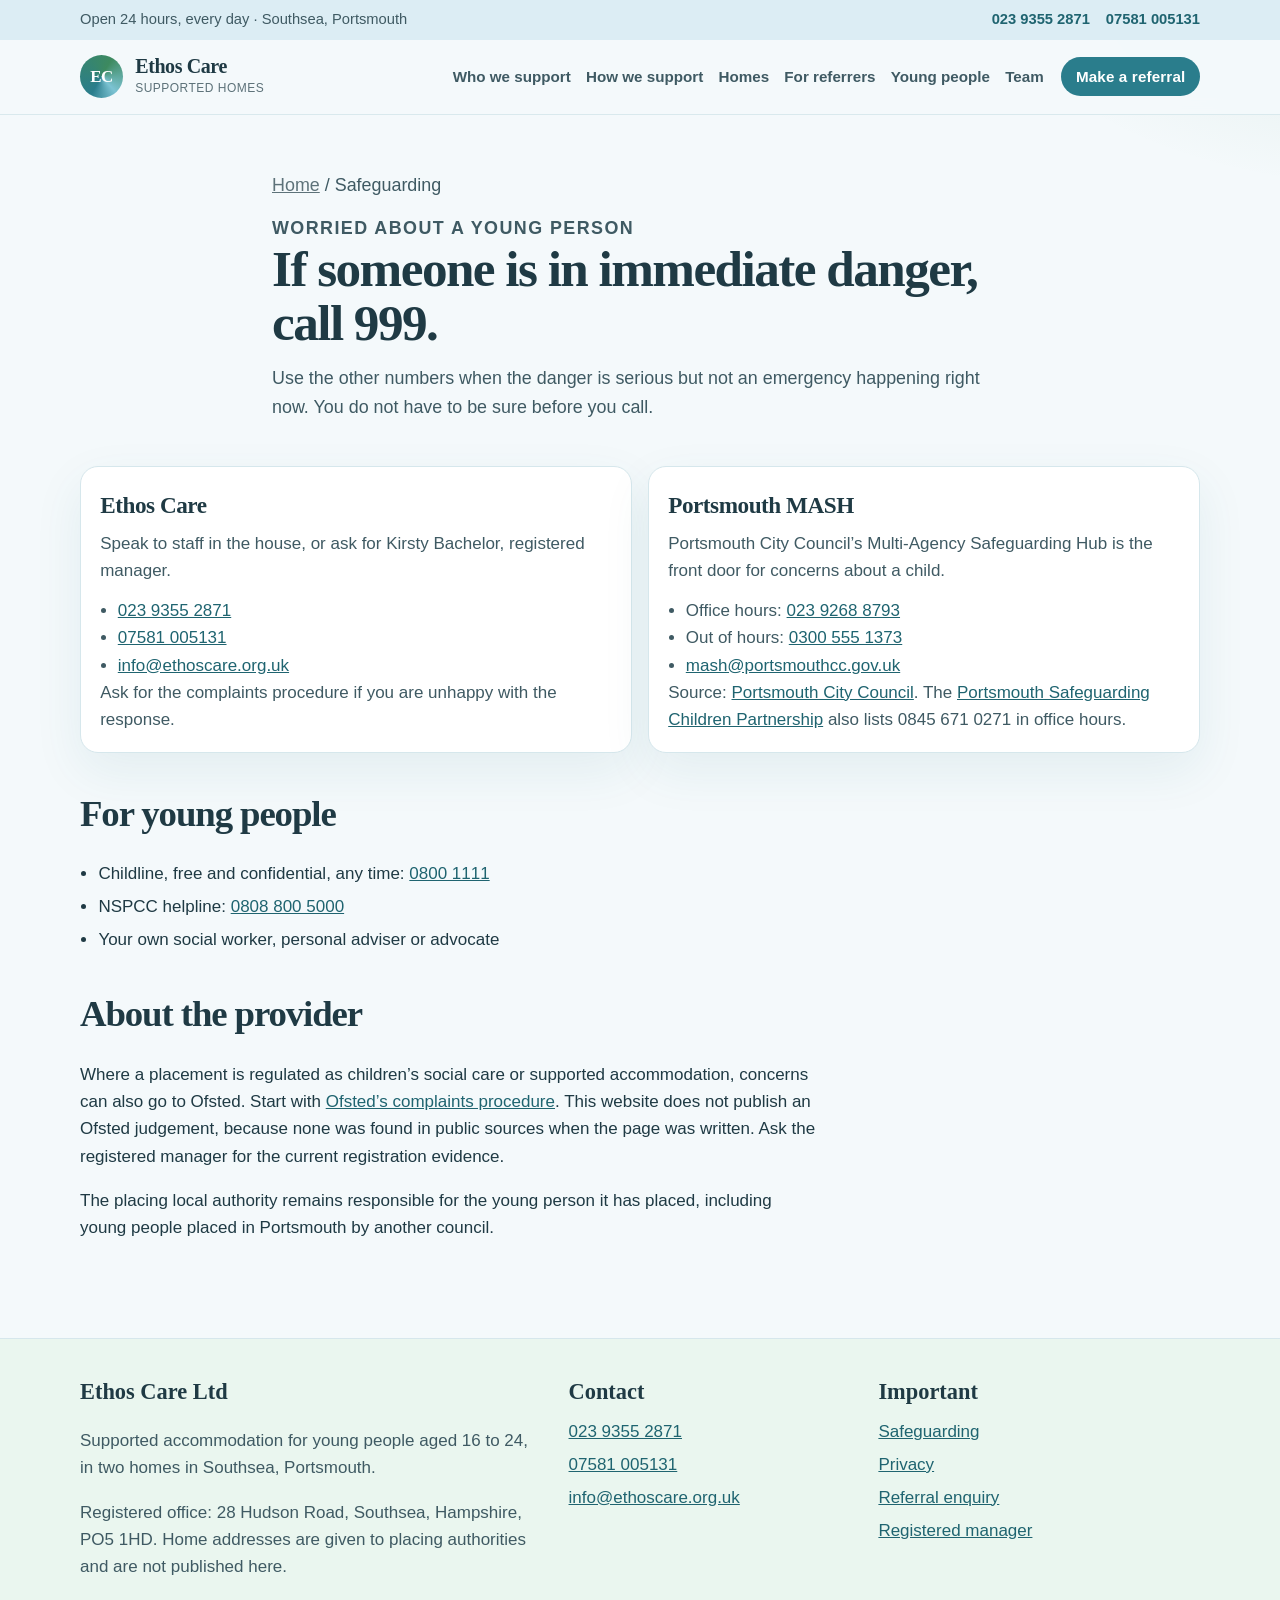
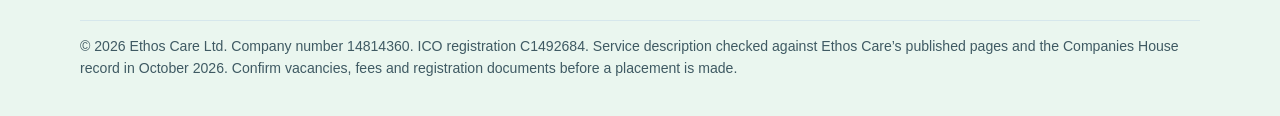
<file: safeguarding.html>
<!DOCTYPE html>
<html lang="en-GB">
<head>
  <meta charset="utf-8">
  <meta name="viewport" content="width=device-width, initial-scale=1">
  <title>Safeguarding · Ethos Care</title>
  <meta name="description" content="How to raise a concern about a young person at Ethos Care, including Portsmouth MASH, Childline, the police and the registered manager.">
  <link rel="icon" href="favicon.svg" type="image/svg+xml">
  <link rel="stylesheet" href="css/styles.css">
</head>
<body>
  <a class="skip" href="#main">Skip to content</a>
  <header class="site-header">
    <div class="utility">
      <div class="utility-inner">
        <p>Open 24 hours, every day · Southsea, Portsmouth</p>
        <p class="phones">
          <a href="tel:+442393552871">023 9355 2871</a>
          <a href="tel:+447581005131">07581 005131</a>
        </p>
      </div>
    </div>
    <div class="bar">
      <div class="bar-inner">
        <a class="logo" href="index.html">
          <span class="logo-mark" aria-hidden="true">EC</span>
          <span>
            <strong>Ethos Care</strong>
            <small>Supported homes</small>
          </span>
        </a>
        <button class="nav-toggle" type="button" aria-expanded="false" aria-controls="site-nav">Menu</button>
        <nav id="site-nav" class="site-nav" aria-label="Primary">
          <ul>
            <li><a href="who-we-support.html">Who we support</a></li>
            <li><a href="how-we-support.html">How we support</a></li>
            <li><a href="homes.html">Homes</a></li>
            <li><a href="referrers.html">For referrers</a></li>
            <li><a href="young-people.html">Young people</a></li>
            <li><a href="team.html">Team</a></li>
          </ul>
          <a class="btn btn-small" href="refer.html">Make a referral</a>
        </nav>
      </div>
    </div>
  </header>

  <main id="main">
    <div class="wrap page-head">
      <p class="crumbs"><a href="index.html">Home</a> / Safeguarding</p>
      <p class="eyebrow">Worried about a young person</p>
      <h1>If someone is in immediate danger, call 999.</h1>
      <p>Use the other numbers when the danger is serious but not an emergency happening right now. You do not have to be sure before you call.</p>
    </div>

    <section class="section">
      <div class="wrap">
        <div class="home-grid">
          <article class="spec">
            <h3>Ethos Care</h3>
            <p>Speak to staff in the house, or ask for Kirsty Bachelor, registered manager.</p>
            <ul>
              <li><a href="tel:+442393552871">023 9355 2871</a></li>
              <li><a href="tel:+447581005131">07581 005131</a></li>
              <li><a href="mailto:info@ethoscare.org.uk">info@ethoscare.org.uk</a></li>
            </ul>
            <p>Ask for the complaints procedure if you are unhappy with the response.</p>
          </article>
          <article class="spec">
            <h3>Portsmouth MASH</h3>
            <p>Portsmouth City Council’s Multi-Agency Safeguarding Hub is the front door for concerns about a child.</p>
            <ul>
              <li>Office hours: <a href="tel:+442392688793">023 9268 8793</a></li>
              <li>Out of hours: <a href="tel:+443005551373">0300 555 1373</a></li>
              <li><a href="mailto:mash@portsmouthcc.gov.uk">mash@portsmouthcc.gov.uk</a></li>
            </ul>
            <p>Source: <a href="https://www.portsmouth.gov.uk/services/children-and-families/keeping-children-safe">Portsmouth City Council</a>. The <a href="https://www.portsmouthscp.org.uk/2-worried-about-a-child/">Portsmouth Safeguarding Children Partnership</a> also lists 0845 671 0271 in office hours.</p>
          </article>
        </div>
        <div class="prose stack-lg">
          <h2>For young people</h2>
          <ul>
            <li>Childline, free and confidential, any time: <a href="tel:08001111">0800 1111</a></li>
            <li>NSPCC helpline: <a href="tel:08088005000">0808 800 5000</a></li>
            <li>Your own social worker, personal adviser or advocate</li>
          </ul>
          <h2>About the provider</h2>
          <p>Where a placement is regulated as children’s social care or supported accommodation, concerns can also go to Ofsted. Start with <a href="https://www.gov.uk/government/organisations/ofsted/about/complaints-procedure">Ofsted’s complaints procedure</a>. This website does not publish an Ofsted judgement, because none was found in public sources when the page was written. Ask the registered manager for the current registration evidence.</p>
          <p>The placing local authority remains responsible for the young person it has placed, including young people placed in Portsmouth by another council.</p>
        </div>
      </div>
    </section>
  </main>

  <footer class="site-footer">
    <div class="footer-inner">
      <div class="footer-grid">
        <div>
          <h2>Ethos Care Ltd</h2>
          <p>Supported accommodation for young people aged 16 to 24, in two homes in Southsea, Portsmouth.</p>
          <p>Registered office: 28 Hudson Road, Southsea, Hampshire, PO5 1HD. Home addresses are given to placing authorities and are not published here.</p>
        </div>
        <div>
          <h2>Contact</h2>
          <ul>
            <li><a href="tel:+442393552871">023 9355 2871</a></li>
            <li><a href="tel:+447581005131">07581 005131</a></li>
            <li><a href="mailto:info@ethoscare.org.uk">info@ethoscare.org.uk</a></li>
          </ul>
        </div>
        <div>
          <h2>Important</h2>
          <ul>
            <li><a href="safeguarding.html">Safeguarding</a></li>
            <li><a href="privacy.html">Privacy</a></li>
            <li><a href="refer.html">Referral enquiry</a></li>
            <li><a href="team.html">Registered manager</a></li>
          </ul>
        </div>
      </div>
      <p class="legal">© 2026 Ethos Care Ltd. Company number 14814360. ICO registration C1492684. Service description checked against Ethos Care’s published pages and the Companies House record in October 2026. Confirm vacancies, fees and registration documents before a placement is made.</p>
    </div>
  </footer>
  <script src="js/site.js"></script>
</body>
</html>
</file>
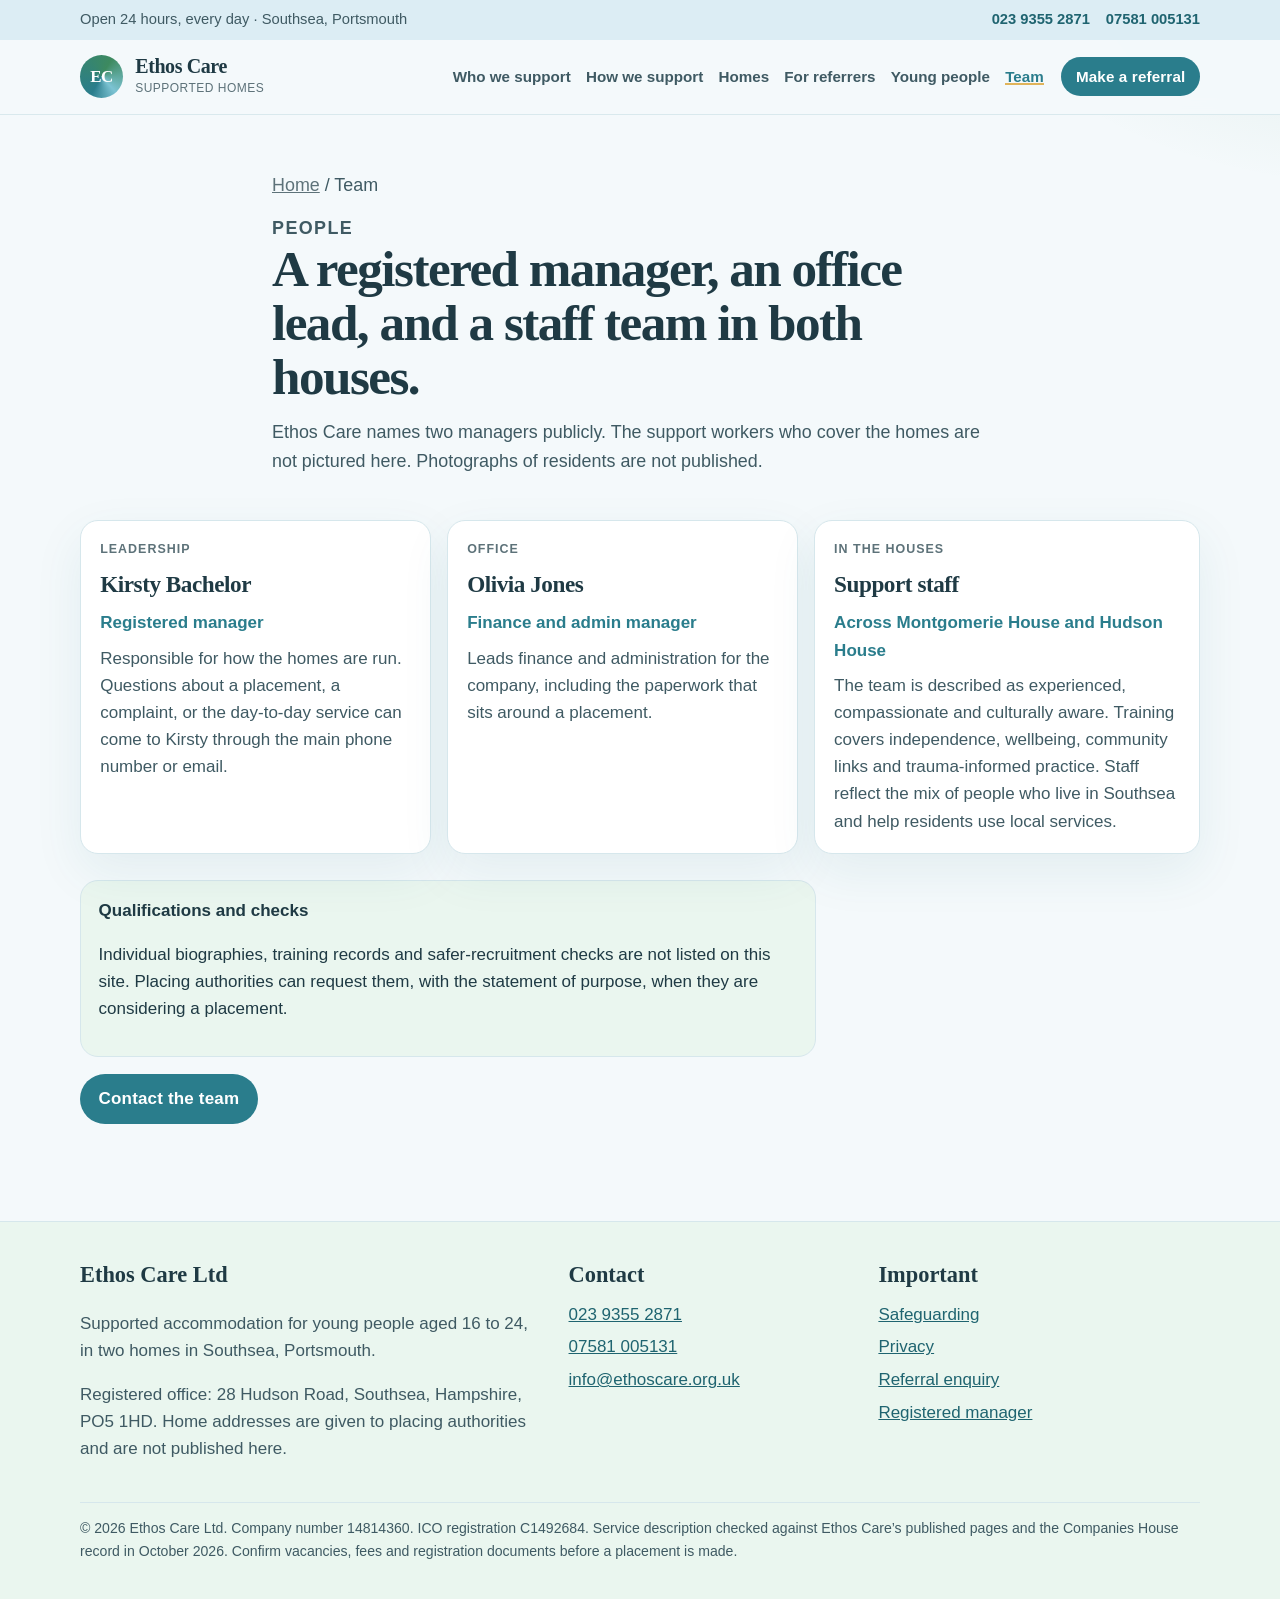
<file: team.html>
<!DOCTYPE html>
<html lang="en-GB">
<head>
  <meta charset="utf-8">
  <meta name="viewport" content="width=device-width, initial-scale=1">
  <title>Team · Ethos Care</title>
  <meta name="description" content="Kirsty Bachelor is the registered manager of Ethos Care. Olivia Jones leads finance and administration. The wider team works across two Southsea homes.">
  <link rel="icon" href="favicon.svg" type="image/svg+xml">
  <link rel="stylesheet" href="css/styles.css">
</head>
<body>
  <a class="skip" href="#main">Skip to content</a>
  <header class="site-header">
    <div class="utility">
      <div class="utility-inner">
        <p>Open 24 hours, every day · Southsea, Portsmouth</p>
        <p class="phones">
          <a href="tel:+442393552871">023 9355 2871</a>
          <a href="tel:+447581005131">07581 005131</a>
        </p>
      </div>
    </div>
    <div class="bar">
      <div class="bar-inner">
        <a class="logo" href="index.html">
          <span class="logo-mark" aria-hidden="true">EC</span>
          <span>
            <strong>Ethos Care</strong>
            <small>Supported homes</small>
          </span>
        </a>
        <button class="nav-toggle" type="button" aria-expanded="false" aria-controls="site-nav">Menu</button>
        <nav id="site-nav" class="site-nav" aria-label="Primary">
          <ul>
            <li><a href="who-we-support.html">Who we support</a></li>
            <li><a href="how-we-support.html">How we support</a></li>
            <li><a href="homes.html">Homes</a></li>
            <li><a href="referrers.html">For referrers</a></li>
            <li><a href="young-people.html">Young people</a></li>
            <li><a href="team.html">Team</a></li>
          </ul>
          <a class="btn btn-small" href="refer.html">Make a referral</a>
        </nav>
      </div>
    </div>
  </header>

  <main id="main">
    <div class="wrap page-head">
      <p class="crumbs"><a href="index.html">Home</a> / Team</p>
      <p class="eyebrow">People</p>
      <h1>A registered manager, an office lead, and a staff team in both houses.</h1>
      <p>Ethos Care names two managers publicly. The support workers who cover the homes are not pictured here. Photographs of residents are not published.</p>
    </div>

    <section class="section">
      <div class="wrap">
        <div class="people">
          <article class="person">
            <span class="kicker">Leadership</span>
            <h3>Kirsty Bachelor</h3>
            <p class="role">Registered manager</p>
            <p>Responsible for how the homes are run. Questions about a placement, a complaint, or the day-to-day service can come to Kirsty through the main phone number or email.</p>
          </article>
          <article class="person">
            <span class="kicker">Office</span>
            <h3>Olivia Jones</h3>
            <p class="role">Finance and admin manager</p>
            <p>Leads finance and administration for the company, including the paperwork that sits around a placement.</p>
          </article>
          <article class="person">
            <span class="kicker">In the houses</span>
            <h3>Support staff</h3>
            <p class="role">Across Montgomerie House and Hudson House</p>
            <p>The team is described as experienced, compassionate and culturally aware. Training covers independence, wellbeing, community links and trauma-informed practice. Staff reflect the mix of people who live in Southsea and help residents use local services.</p>
          </article>
        </div>
        <div class="prose stack-lg">
          <div class="note">
            <strong>Qualifications and checks</strong>
            <p>Individual biographies, training records and safer-recruitment checks are not listed on this site. Placing authorities can request them, with the statement of purpose, when they are considering a placement.</p>
          </div>
          <p><a class="btn" href="refer.html">Contact the team</a></p>
        </div>
      </div>
    </section>
  </main>

  <footer class="site-footer">
    <div class="footer-inner">
      <div class="footer-grid">
        <div>
          <h2>Ethos Care Ltd</h2>
          <p>Supported accommodation for young people aged 16 to 24, in two homes in Southsea, Portsmouth.</p>
          <p>Registered office: 28 Hudson Road, Southsea, Hampshire, PO5 1HD. Home addresses are given to placing authorities and are not published here.</p>
        </div>
        <div>
          <h2>Contact</h2>
          <ul>
            <li><a href="tel:+442393552871">023 9355 2871</a></li>
            <li><a href="tel:+447581005131">07581 005131</a></li>
            <li><a href="mailto:info@ethoscare.org.uk">info@ethoscare.org.uk</a></li>
          </ul>
        </div>
        <div>
          <h2>Important</h2>
          <ul>
            <li><a href="safeguarding.html">Safeguarding</a></li>
            <li><a href="privacy.html">Privacy</a></li>
            <li><a href="refer.html">Referral enquiry</a></li>
            <li><a href="team.html">Registered manager</a></li>
          </ul>
        </div>
      </div>
      <p class="legal">© 2026 Ethos Care Ltd. Company number 14814360. ICO registration C1492684. Service description checked against Ethos Care’s published pages and the Companies House record in October 2026. Confirm vacancies, fees and registration documents before a placement is made.</p>
    </div>
  </footer>
  <script src="js/site.js"></script>
</body>
</html>
</file>
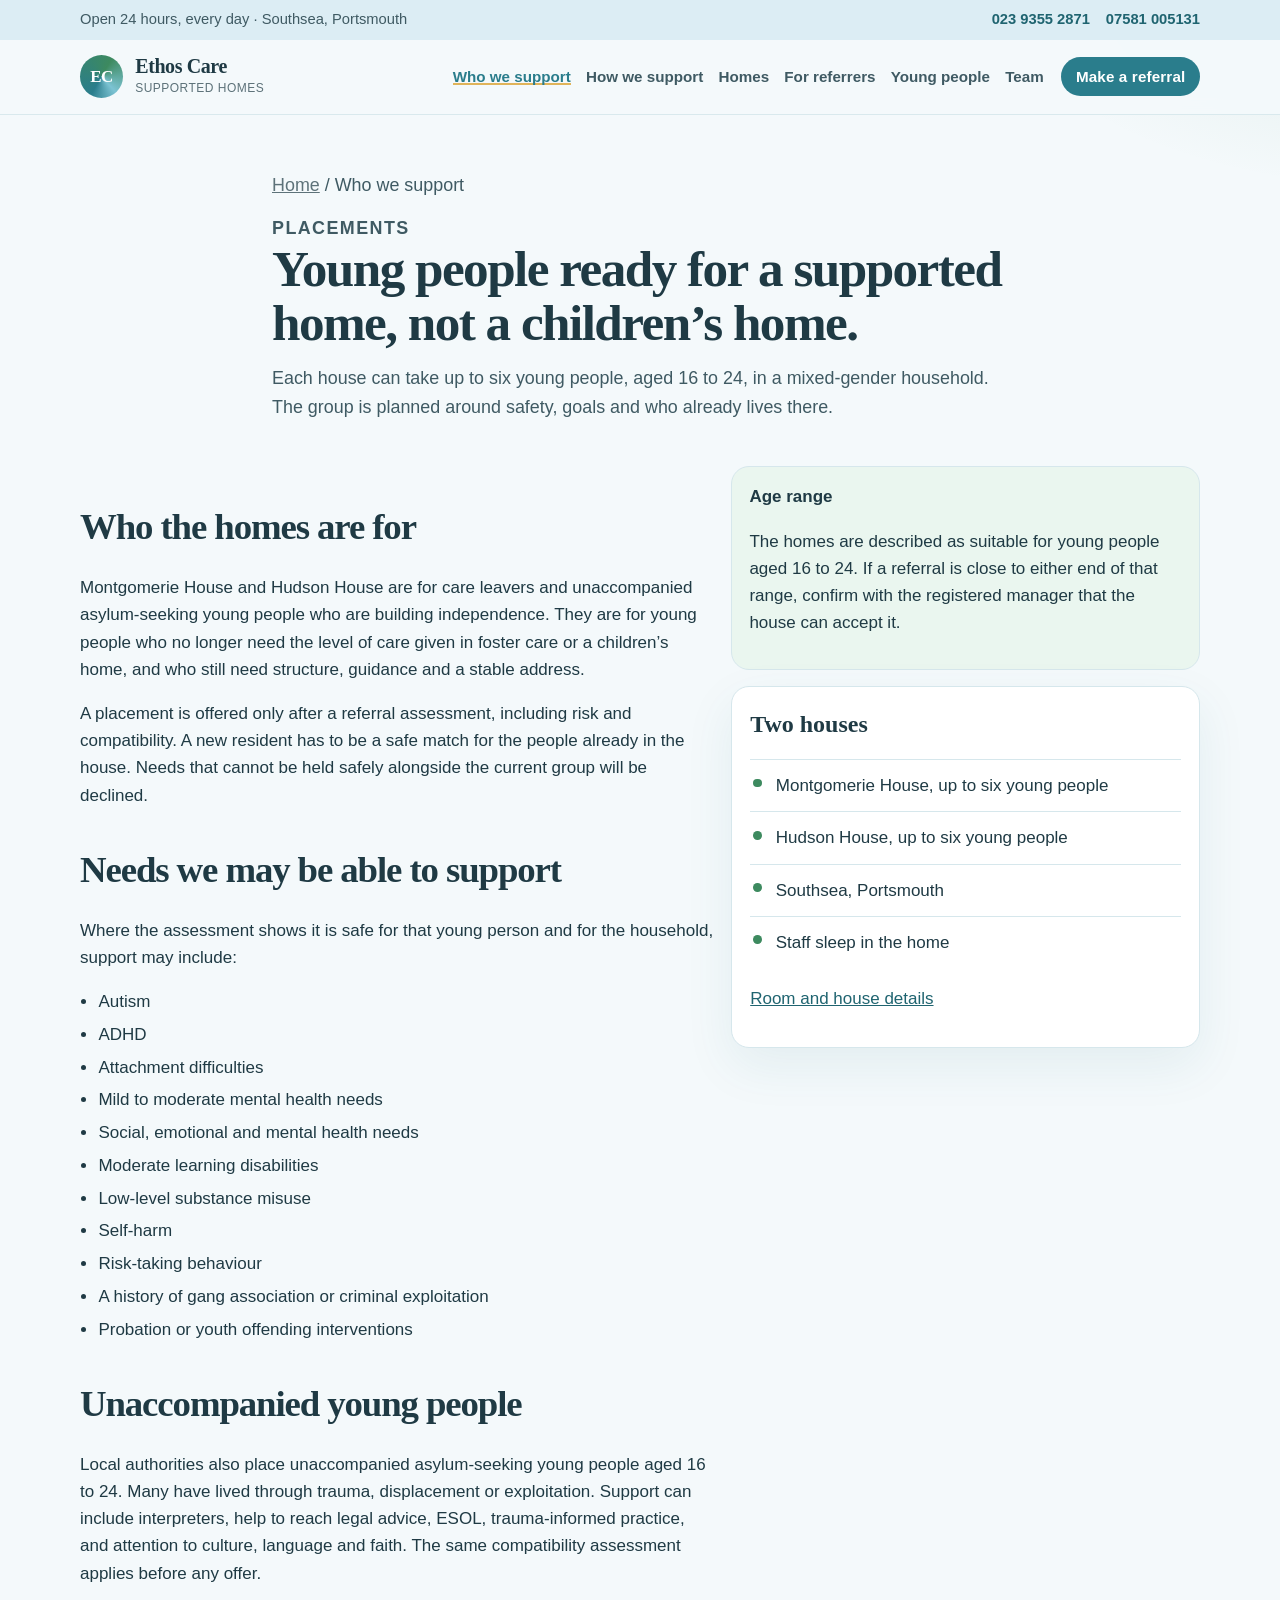
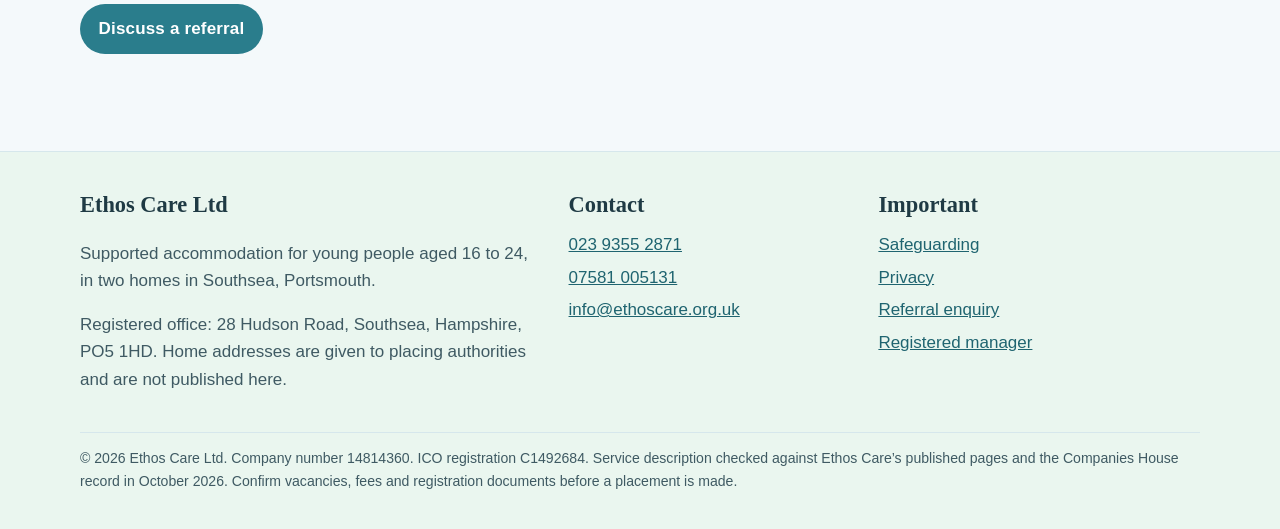
<file: who-we-support.html>
<!DOCTYPE html>
<html lang="en-GB">
<head>
  <meta charset="utf-8">
  <meta name="viewport" content="width=device-width, initial-scale=1">
  <title>Who we support · Ethos Care</title>
  <meta name="description" content="Ethos Care supports young people aged 16 to 24 at Montgomerie House and Hudson House in Southsea, including care leavers and unaccompanied asylum-seeking young people.">
  <link rel="icon" href="favicon.svg" type="image/svg+xml">
  <link rel="stylesheet" href="css/styles.css">
</head>
<body>
  <a class="skip" href="#main">Skip to content</a>
  <header class="site-header">
    <div class="utility">
      <div class="utility-inner">
        <p>Open 24 hours, every day · Southsea, Portsmouth</p>
        <p class="phones">
          <a href="tel:+442393552871">023 9355 2871</a>
          <a href="tel:+447581005131">07581 005131</a>
        </p>
      </div>
    </div>
    <div class="bar">
      <div class="bar-inner">
        <a class="logo" href="index.html">
          <span class="logo-mark" aria-hidden="true">EC</span>
          <span>
            <strong>Ethos Care</strong>
            <small>Supported homes</small>
          </span>
        </a>
        <button class="nav-toggle" type="button" aria-expanded="false" aria-controls="site-nav">Menu</button>
        <nav id="site-nav" class="site-nav" aria-label="Primary">
          <ul>
            <li><a href="who-we-support.html">Who we support</a></li>
            <li><a href="how-we-support.html">How we support</a></li>
            <li><a href="homes.html">Homes</a></li>
            <li><a href="referrers.html">For referrers</a></li>
            <li><a href="young-people.html">Young people</a></li>
            <li><a href="team.html">Team</a></li>
          </ul>
          <a class="btn btn-small" href="refer.html">Make a referral</a>
        </nav>
      </div>
    </div>
  </header>

  <main id="main">
    <div class="wrap page-head">
      <p class="crumbs"><a href="index.html">Home</a> / Who we support</p>
      <p class="eyebrow">Placements</p>
      <h1>Young people ready for a supported home, not a children’s home.</h1>
      <p>Each house can take up to six young people, aged 16 to 24, in a mixed-gender household. The group is planned around safety, goals and who already lives there.</p>
    </div>

    <section class="section">
      <div class="wrap split">
        <div class="prose">
          <h2>Who the homes are for</h2>
          <p>Montgomerie House and Hudson House are for care leavers and unaccompanied asylum-seeking young people who are building independence. They are for young people who no longer need the level of care given in foster care or a children’s home, and who still need structure, guidance and a stable address.</p>
          <p>A placement is offered only after a referral assessment, including risk and compatibility. A new resident has to be a safe match for the people already in the house. Needs that cannot be held safely alongside the current group will be declined.</p>
          <h2>Needs we may be able to support</h2>
          <p>Where the assessment shows it is safe for that young person and for the household, support may include:</p>
          <ul>
            <li>Autism</li>
            <li>ADHD</li>
            <li>Attachment difficulties</li>
            <li>Mild to moderate mental health needs</li>
            <li>Social, emotional and mental health needs</li>
            <li>Moderate learning disabilities</li>
            <li>Low-level substance misuse</li>
            <li>Self-harm</li>
            <li>Risk-taking behaviour</li>
            <li>A history of gang association or criminal exploitation</li>
            <li>Probation or youth offending interventions</li>
          </ul>
          <h2>Unaccompanied young people</h2>
          <p>Local authorities also place unaccompanied asylum-seeking young people aged 16 to 24. Many have lived through trauma, displacement or exploitation. Support can include interpreters, help to reach legal advice, ESOL, trauma-informed practice, and attention to culture, language and faith. The same compatibility assessment applies before any offer.</p>
          <p><a class="btn" href="refer.html">Discuss a referral</a></p>
        </div>
        <aside>
          <div class="note">
            <strong>Age range</strong>
            <p>The homes are described as suitable for young people aged 16 to 24. If a referral is close to either end of that range, confirm with the registered manager that the house can accept it.</p>
          </div>
          <div class="panel stack">
            <h2 class="panel-title">Two houses</h2>
            <ul class="checklist">
              <li>Montgomerie House, up to six young people</li>
              <li>Hudson House, up to six young people</li>
              <li>Southsea, Portsmouth</li>
              <li>Staff sleep in the home</li>
            </ul>
            <p><a href="homes.html">Room and house details</a></p>
          </div>
        </aside>
      </div>
    </section>
  </main>

  <footer class="site-footer">
    <div class="footer-inner">
      <div class="footer-grid">
        <div>
          <h2>Ethos Care Ltd</h2>
          <p>Supported accommodation for young people aged 16 to 24, in two homes in Southsea, Portsmouth.</p>
          <p>Registered office: 28 Hudson Road, Southsea, Hampshire, PO5 1HD. Home addresses are given to placing authorities and are not published here.</p>
        </div>
        <div>
          <h2>Contact</h2>
          <ul>
            <li><a href="tel:+442393552871">023 9355 2871</a></li>
            <li><a href="tel:+447581005131">07581 005131</a></li>
            <li><a href="mailto:info@ethoscare.org.uk">info@ethoscare.org.uk</a></li>
          </ul>
        </div>
        <div>
          <h2>Important</h2>
          <ul>
            <li><a href="safeguarding.html">Safeguarding</a></li>
            <li><a href="privacy.html">Privacy</a></li>
            <li><a href="refer.html">Referral enquiry</a></li>
            <li><a href="team.html">Registered manager</a></li>
          </ul>
        </div>
      </div>
      <p class="legal">© 2026 Ethos Care Ltd. Company number 14814360. ICO registration C1492684. Service description checked against Ethos Care’s published pages and the Companies House record in October 2026. Confirm vacancies, fees and registration documents before a placement is made.</p>
    </div>
  </footer>
  <script src="js/site.js"></script>
</body>
</html>
</file>
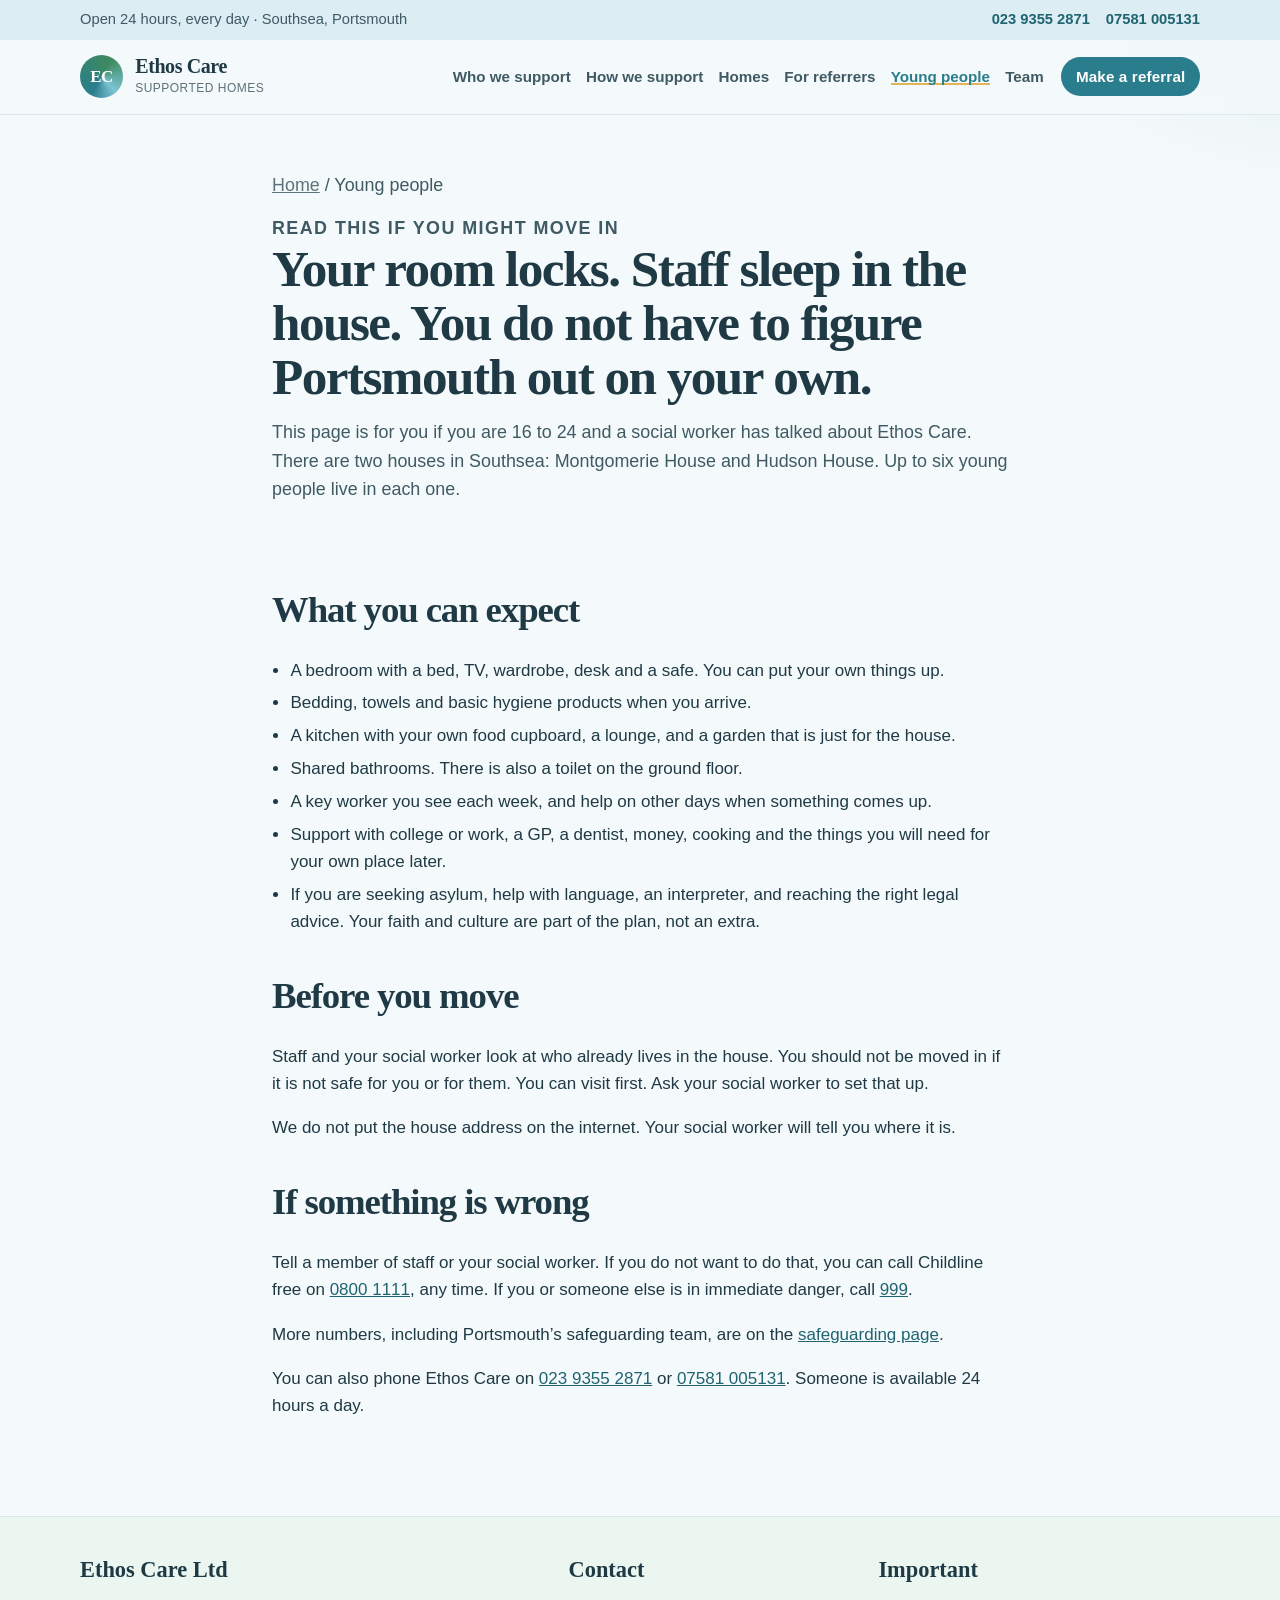
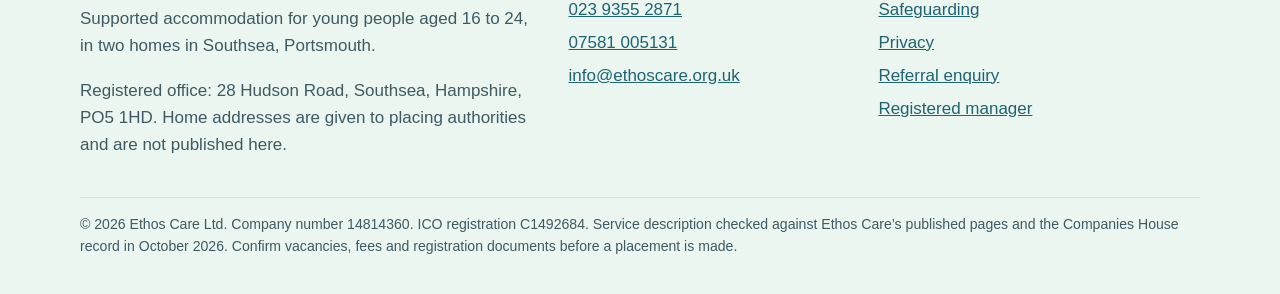
<file: young-people.html>
<!DOCTYPE html>
<html lang="en-GB">
<head>
  <meta charset="utf-8">
  <meta name="viewport" content="width=device-width, initial-scale=1">
  <title>For young people · Ethos Care</title>
  <meta name="description" content="Plain-English guide for young people moving into an Ethos Care home in Southsea: your room, your key worker, and who to call if something is wrong.">
  <link rel="icon" href="favicon.svg" type="image/svg+xml">
  <link rel="stylesheet" href="css/styles.css">
</head>
<body>
  <a class="skip" href="#main">Skip to content</a>
  <header class="site-header">
    <div class="utility">
      <div class="utility-inner">
        <p>Open 24 hours, every day · Southsea, Portsmouth</p>
        <p class="phones">
          <a href="tel:+442393552871">023 9355 2871</a>
          <a href="tel:+447581005131">07581 005131</a>
        </p>
      </div>
    </div>
    <div class="bar">
      <div class="bar-inner">
        <a class="logo" href="index.html">
          <span class="logo-mark" aria-hidden="true">EC</span>
          <span>
            <strong>Ethos Care</strong>
            <small>Supported homes</small>
          </span>
        </a>
        <button class="nav-toggle" type="button" aria-expanded="false" aria-controls="site-nav">Menu</button>
        <nav id="site-nav" class="site-nav" aria-label="Primary">
          <ul>
            <li><a href="who-we-support.html">Who we support</a></li>
            <li><a href="how-we-support.html">How we support</a></li>
            <li><a href="homes.html">Homes</a></li>
            <li><a href="referrers.html">For referrers</a></li>
            <li><a href="young-people.html">Young people</a></li>
            <li><a href="team.html">Team</a></li>
          </ul>
          <a class="btn btn-small" href="refer.html">Make a referral</a>
        </nav>
      </div>
    </div>
  </header>

  <main id="main">
    <div class="wrap page-head">
      <p class="crumbs"><a href="index.html">Home</a> / Young people</p>
      <p class="eyebrow">Read this if you might move in</p>
      <h1>Your room locks. Staff sleep in the house. You do not have to figure Portsmouth out on your own.</h1>
      <p>This page is for you if you are 16 to 24 and a social worker has talked about Ethos Care. There are two houses in Southsea: Montgomerie House and Hudson House. Up to six young people live in each one.</p>
    </div>

    <section class="section">
      <div class="wrap prose">
        <h2>What you can expect</h2>
        <ul>
          <li>A bedroom with a bed, TV, wardrobe, desk and a safe. You can put your own things up.</li>
          <li>Bedding, towels and basic hygiene products when you arrive.</li>
          <li>A kitchen with your own food cupboard, a lounge, and a garden that is just for the house.</li>
          <li>Shared bathrooms. There is also a toilet on the ground floor.</li>
          <li>A key worker you see each week, and help on other days when something comes up.</li>
          <li>Support with college or work, a GP, a dentist, money, cooking and the things you will need for your own place later.</li>
          <li>If you are seeking asylum, help with language, an interpreter, and reaching the right legal advice. Your faith and culture are part of the plan, not an extra.</li>
        </ul>
        <h2>Before you move</h2>
        <p>Staff and your social worker look at who already lives in the house. You should not be moved in if it is not safe for you or for them. You can visit first. Ask your social worker to set that up.</p>
        <p>We do not put the house address on the internet. Your social worker will tell you where it is.</p>
        <h2>If something is wrong</h2>
        <p>Tell a member of staff or your social worker. If you do not want to do that, you can call Childline free on <a href="tel:08001111">0800 1111</a>, any time. If you or someone else is in immediate danger, call <a href="tel:999">999</a>.</p>
        <p>More numbers, including Portsmouth’s safeguarding team, are on the <a href="safeguarding.html">safeguarding page</a>.</p>
        <p>You can also phone Ethos Care on <a href="tel:+442393552871">023 9355 2871</a> or <a href="tel:+447581005131">07581 005131</a>. Someone is available 24 hours a day.</p>
      </div>
    </section>
  </main>

  <footer class="site-footer">
    <div class="footer-inner">
      <div class="footer-grid">
        <div>
          <h2>Ethos Care Ltd</h2>
          <p>Supported accommodation for young people aged 16 to 24, in two homes in Southsea, Portsmouth.</p>
          <p>Registered office: 28 Hudson Road, Southsea, Hampshire, PO5 1HD. Home addresses are given to placing authorities and are not published here.</p>
        </div>
        <div>
          <h2>Contact</h2>
          <ul>
            <li><a href="tel:+442393552871">023 9355 2871</a></li>
            <li><a href="tel:+447581005131">07581 005131</a></li>
            <li><a href="mailto:info@ethoscare.org.uk">info@ethoscare.org.uk</a></li>
          </ul>
        </div>
        <div>
          <h2>Important</h2>
          <ul>
            <li><a href="safeguarding.html">Safeguarding</a></li>
            <li><a href="privacy.html">Privacy</a></li>
            <li><a href="refer.html">Referral enquiry</a></li>
            <li><a href="team.html">Registered manager</a></li>
          </ul>
        </div>
      </div>
      <p class="legal">© 2026 Ethos Care Ltd. Company number 14814360. ICO registration C1492684. Service description checked against Ethos Care’s published pages and the Companies House record in October 2026. Confirm vacancies, fees and registration documents before a placement is made.</p>
    </div>
  </footer>
  <script src="js/site.js"></script>
</body>
</html>
</file>
<file: css/styles.css>
:root {
  --ink: #1f3a44;
  --ink-soft: #3f5a63;
  --muted: #5d7279;
  --accent: #2a7d8c;
  --accent-deep: #1f6470;
  --leaf: #3d8a5f;
  --gold: #e0b45a;
  --clay: #1f6470;
  --paper: #f4f9fb;
  --paper-2: #ffffff;
  --sand: #e2f1ec;
  --line: #d6e7ec;
  --sea: #e4f2f6;
  --foam: #eaf6ef;
  --sky: #dcedf4;
  --serif: "Iowan Old Style", "Palatino Linotype", Palatino, "Book Antiqua", Georgia, serif;
  --sans: "Avenir Next", "Segoe UI", "Helvetica Neue", Helvetica, Arial, sans-serif;
  --shadow: 0 18px 50px rgba(31, 100, 112, 0.08);
  --radius: 18px;
  --max: 1120px;
  --header: 7.5rem;
}

*,
*::before,
*::after {
  box-sizing: border-box;
}

html {
  scroll-behavior: smooth;
}

body {
  margin: 0;
  color: var(--ink);
  background:
    radial-gradient(900px 420px at -10% -10%, rgba(42, 125, 140, 0.10), transparent 55%),
    radial-gradient(800px 380px at 110% 0%, rgba(61, 138, 95, 0.10), transparent 50%),
    var(--paper);
  font-family: var(--sans);
  font-size: 1.0625rem;
  line-height: 1.6;
}

img {
  max-width: 100%;
  height: auto;
}

a {
  color: var(--accent-deep);
}

a:hover {
  color: var(--clay);
}

:focus-visible {
  outline: 3px solid var(--gold);
  outline-offset: 3px;
}

.skip {
  position: absolute;
  left: 1rem;
  top: -4rem;
  z-index: 20;
  background: var(--ink);
  color: white;
  padding: 0.6rem 0.9rem;
  border-radius: 8px;
}

.skip:focus {
  top: 0.8rem;
}

.wrap {
  width: min(var(--max), calc(100% - 2rem));
  margin-inline: auto;
}

.utility {
  background: var(--sky);
  color: var(--ink-soft);
  font-size: 0.92rem;
}

.utility-inner,
.bar-inner,
.footer-inner {
  width: min(var(--max), calc(100% - 2rem));
  margin-inline: auto;
}

.utility-inner {
  display: flex;
  justify-content: space-between;
  gap: 1rem;
  align-items: center;
  min-height: 2.5rem;
  padding: 0.35rem 0;
}

.utility a {
  color: var(--accent-deep);
  text-decoration: none;
  font-weight: 600;
}

.utility a:hover {
  text-decoration: underline;
}

.utility p {
  margin: 0;
}

.phones {
  display: flex;
  gap: 1rem;
  flex-wrap: wrap;
}

.site-header {
  position: sticky;
  top: 0;
  z-index: 10;
  background: rgba(244, 249, 251, 0.94);
  backdrop-filter: blur(10px);
  border-bottom: 1px solid rgba(214, 231, 236, 0.9);
}

.bar-inner {
  display: flex;
  align-items: center;
  justify-content: space-between;
  gap: 1rem;
  min-height: 4.6rem;
}

.logo {
  display: flex;
  align-items: center;
  gap: 0.75rem;
  text-decoration: none;
  color: var(--ink);
}

.logo-mark {
  width: 2.7rem;
  height: 2.7rem;
  border-radius: 50%;
  display: grid;
  place-items: center;
  background:
    conic-gradient(from 210deg, var(--accent), var(--leaf) 50%, #7cc3d3 80%, var(--accent));
  color: white;
  font-family: var(--serif);
  font-weight: 700;
  letter-spacing: -0.03em;
}

.logo strong {
  display: block;
  font-family: var(--serif);
  font-size: 1.25rem;
  font-weight: 700;
  letter-spacing: -0.02em;
  line-height: 1;
}

.logo small {
  display: block;
  margin-top: 0.2rem;
  color: var(--muted);
  letter-spacing: 0.04em;
  font-size: 0.75rem;
  text-transform: uppercase;
}

.nav-toggle {
  display: none;
  border: 1px solid var(--line);
  background: white;
  color: var(--ink);
  border-radius: 999px;
  padding: 0.55rem 0.9rem;
  font: inherit;
  font-weight: 600;
}

.site-nav {
  display: flex;
  align-items: center;
  gap: 1.1rem;
}

.site-nav ul {
  display: flex;
  gap: 0.95rem;
  list-style: none;
  margin: 0;
  padding: 0;
}

.site-nav a {
  color: var(--ink-soft);
  text-decoration: none;
  font-size: 0.95rem;
  font-weight: 600;
}

.site-nav a[aria-current="page"] {
  color: var(--accent);
  box-shadow: inset 0 -2px 0 var(--gold);
}

.site-nav a.btn,
.site-nav a.btn:hover,
.site-nav a.btn[aria-current="page"] {
  color: white;
  box-shadow: none;
}

.btn {
  display: inline-flex;
  align-items: center;
  justify-content: center;
  gap: 0.4rem;
  min-height: 2.9rem;
  padding: 0.65rem 1.1rem;
  border-radius: 999px;
  border: 1.5px solid transparent;
  text-decoration: none;
  font-weight: 600;
  letter-spacing: 0.01em;
  background: var(--accent);
  color: white;
}

.btn:hover {
  background: var(--accent-deep);
  color: white;
}

.btn-ghost {
  background: transparent;
  color: var(--ink);
  border-color: rgba(28, 34, 48, 0.25);
}

.btn-ghost:hover {
  background: white;
  color: var(--ink);
}

.btn-light {
  background: white;
  color: var(--accent-deep);
}

.btn-light:hover {
  background: var(--sand);
  color: var(--accent-deep);
}

.btn-small {
  min-height: 2.4rem;
  padding: 0.4rem 0.85rem;
  font-size: 0.92rem;
}

.hero {
  padding: 3.2rem 0 2rem;
}

.hero-grid {
  display: grid;
  grid-template-columns: 1.35fr 0.85fr;
  gap: 2rem;
  align-items: end;
}

.eyebrow {
  margin: 0 0 0.8rem;
  color: var(--leaf);
  font-weight: 700;
  letter-spacing: 0.08em;
  text-transform: uppercase;
  font-size: 0.78rem;
}

h1,
h2,
h3,
.logo strong {
  font-family: var(--serif);
}

h1 {
  margin: 0;
  font-size: clamp(2.5rem, 5vw, 4.5rem);
  line-height: 0.98;
  font-weight: 600;
  letter-spacing: -0.035em;
}

.lead {
  font-size: 1.15rem;
  color: var(--ink-soft);
  max-width: 40rem;
}

.hero-actions {
  display: flex;
  flex-wrap: wrap;
  gap: 0.7rem;
  margin-top: 1.4rem;
}

.hero-card,
.panel,
.person,
.audience,
.note,
.form,
.spec {
  background: var(--paper-2);
  border: 1px solid var(--line);
  border-radius: var(--radius);
  box-shadow: var(--shadow);
}

.hero-card {
  padding: 1.3rem 1.3rem 1.15rem;
}

.hero-card h2 {
  margin: 0 0 0.8rem;
  font-size: 1.5rem;
}

.stat-list {
  list-style: none;
  margin: 0;
  padding: 0;
}

.stat-list li {
  display: flex;
  justify-content: space-between;
  gap: 0.35rem 1rem;
  padding: 0.75rem 0;
  border-top: 1px solid var(--line);
  flex-wrap: wrap;
}

.stat-list strong {
  font-family: var(--serif);
  font-size: 1.05rem;
}

.stat-list span {
  color: var(--muted);
  text-align: right;
}

.hero-card p {
  color: var(--ink-soft);
  margin: 0.4rem 0 1rem;
}

.section {
  padding: 2.4rem 0 3rem;
}

.section-head {
  display: grid;
  grid-template-columns: 0.8fr 1.2fr;
  gap: 1.5rem;
  margin-bottom: 1.6rem;
  align-items: end;
}

.section-head h2,
.page-head h1 {
  margin: 0;
  font-size: clamp(2rem, 4vw, 3.2rem);
  line-height: 1.05;
  letter-spacing: -0.03em;
}

.section-head p,
.page-head p {
  margin: 0;
  color: var(--ink-soft);
}

.page-head {
  padding: 2.6rem 0 0.4rem;
  max-width: 46rem;
}

.page-head p {
  margin-top: 0.9rem;
  font-size: 1.12rem;
}

.values,
.audiences,
.home-grid,
.people,
.split,
.footer-grid,
.form-grid {
  display: grid;
  gap: 1rem;
}

.values {
  grid-template-columns: repeat(3, 1fr);
}

.value,
.audience,
.person,
.spec {
  padding: 1.2rem 1.2rem 1.15rem;
}

.value {
  background: transparent;
  box-shadow: none;
  border: 0;
  border-top: 3px solid var(--accent);
  border-radius: 0;
  padding-left: 0;
  padding-right: 0.4rem;
}

.value:nth-child(2) {
  border-top-color: var(--leaf);
}

.value:nth-child(3) {
  border-top-color: var(--gold);
}

.value h3,
.audience h3,
.person h3,
.spec h3 {
  margin: 0 0 0.4rem;
  font-size: 1.45rem;
  letter-spacing: -0.02em;
}

.value p,
.audience p,
.person p,
.spec p {
  margin: 0;
  color: var(--ink-soft);
}

.kicker {
  display: block;
  margin-bottom: 0.35rem;
  color: var(--muted);
  font-family: var(--sans);
  font-size: 0.78rem;
  font-weight: 700;
  letter-spacing: 0.08em;
  text-transform: uppercase;
}

.audiences,
.home-grid {
  grid-template-columns: 1.1fr 0.9fr 0.9fr;
}

.audience {
  display: flex;
  flex-direction: column;
  min-height: 100%;
}

.audience a {
  margin-top: auto;
  padding-top: 0.9rem;
  font-weight: 700;
}

.band {
  background: var(--sea);
  color: var(--ink);
  border: 1px solid var(--line);
  border-radius: 28px;
  padding: 1.6rem;
}

.band h2 {
  margin: 0 0 0.4rem;
  font-size: clamp(1.8rem, 3vw, 2.6rem);
  letter-spacing: -0.03em;
}

.band p {
  color: var(--ink-soft);
  max-width: 40rem;
}

.aims {
  display: grid;
  grid-template-columns: repeat(5, 1fr);
  gap: 0.8rem;
  margin: 1.2rem 0 0;
  padding: 0;
  list-style: none;
}

.aims li {
  background: rgba(255, 255, 255, 0.75);
  border: 1px solid var(--line);
  border-radius: 14px;
  padding: 0.9rem;
}

.aims span {
  display: block;
  font-family: var(--serif);
  color: var(--leaf);
  font-size: 1.3rem;
}

.aims strong {
  display: block;
  margin: 0.35rem 0;
}

.aims p {
  margin: 0;
  color: var(--ink-soft);
  font-size: 0.92rem;
}

.people {
  grid-template-columns: 1fr 1fr 1.1fr;
}

.person .role {
  color: var(--accent);
  font-weight: 700;
  margin: 0 0 0.5rem;
}

.prose {
  max-width: 46rem;
}

.prose h2 {
  margin: 2rem 0 0.5rem;
  font-size: clamp(1.7rem, 3vw, 2.3rem);
  letter-spacing: -0.03em;
}

.prose h3 {
  margin: 1.4rem 0 0.35rem;
  font-size: 1.35rem;
}

.prose ul,
.prose ol {
  padding-left: 1.15rem;
}

.prose li + li {
  margin-top: 0.35rem;
}

.checklist {
  list-style: none;
  padding: 0;
  margin: 1rem 0 0;
}

.checklist li {
  padding: 0.75rem 0 0.75rem 1.6rem;
  border-top: 1px solid var(--line);
  position: relative;
}

.checklist li::before {
  content: "";
  width: 0.55rem;
  height: 0.55rem;
  border-radius: 50%;
  background: var(--leaf);
  position: absolute;
  left: 0.2rem;
  top: 1.15rem;
}

.steps {
  list-style: none;
  margin: 0;
  padding: 0;
  display: grid;
  gap: 0.8rem;
}

.steps li {
  display: grid;
  grid-template-columns: auto 1fr;
  gap: 0.9rem;
  align-items: start;
}

.steps b {
  width: 2rem;
  height: 2rem;
  border-radius: 50%;
  display: grid;
  place-items: center;
  background: var(--sand);
  color: var(--accent-deep);
  font-family: var(--serif);
}

.note {
  padding: 1rem 1.1rem;
  background: var(--foam);
  box-shadow: none;
}

.panel {
  padding: 1.1rem 1.15rem;
}

.panel-title {
  margin: 0 0 0.4rem;
  font-size: 1.5rem;
}

.stack {
  margin-top: 1rem;
}

.stack-lg {
  margin-top: 1.6rem;
}

.note strong {
  display: block;
  margin-bottom: 0.2rem;
}

.split {
  grid-template-columns: 1.15fr 0.85fr;
  align-items: start;
}

.home-grid {
  grid-template-columns: 1fr 1fr;
}

.spec ul {
  margin: 0.8rem 0 0;
  padding-left: 1.1rem;
  color: var(--ink-soft);
}

.form {
  padding: 1.2rem;
}

.form-grid {
  grid-template-columns: 1fr 1fr;
}

.field {
  display: flex;
  flex-direction: column;
  gap: 0.35rem;
  margin-bottom: 0.85rem;
}

.field.wide {
  grid-column: 1 / -1;
}

label {
  font-weight: 700;
  font-size: 0.95rem;
}

input,
select,
textarea {
  font: inherit;
  color: var(--ink);
  background: white;
  border: 1px solid #c9dde3;
  border-radius: 12px;
  padding: 0.7rem 0.75rem;
  width: 100%;
}

textarea {
  min-height: 8rem;
  resize: vertical;
}

.hint,
.form-status {
  color: var(--muted);
  font-size: 0.92rem;
}

.check {
  display: flex;
  gap: 0.65rem;
  align-items: flex-start;
  font-weight: 600;
}

.check input {
  width: 1.15rem;
  height: 1.15rem;
  margin-top: 0.2rem;
}

.hp {
  position: absolute;
  left: -9999px;
}

.site-footer {
  margin-top: 2rem;
  background: var(--foam);
  border-top: 1px solid var(--line);
  color: var(--ink);
  padding: 2.2rem 0 1.4rem;
}

.site-footer a {
  color: var(--accent-deep);
}

.footer-grid {
  grid-template-columns: 1.3fr 0.8fr 0.9fr;
  gap: 1.5rem;
}

.site-footer h2 {
  margin: 0 0 0.5rem;
  font-size: 1.4rem;
}

.site-footer p,
.site-footer li {
  color: var(--ink-soft);
}

.site-footer ul {
  list-style: none;
  margin: 0;
  padding: 0;
}

.site-footer li + li {
  margin-top: 0.35rem;
}

.legal {
  margin-top: 1.4rem;
  padding-top: 0.9rem;
  border-top: 1px solid var(--line);
  color: var(--muted);
  font-size: 0.88rem;
}

.crumbs {
  color: var(--muted);
  font-size: 0.92rem;
  margin-bottom: 0.6rem;
}

.crumbs a {
  color: var(--muted);
}

@media (max-width: 980px) {
  .hero-grid,
  .section-head,
  .values,
  .audiences,
  .people,
  .split,
  .aims,
  .footer-grid {
    grid-template-columns: 1fr;
  }

  .aims {
    grid-template-columns: 1fr 1fr;
  }

  .site-nav ul {
    flex-wrap: wrap;
  }
}

@media (max-width: 1040px) {
  .nav-toggle {
    display: inline-flex;
  }

  .site-nav {
    display: none;
    position: absolute;
    left: 0;
    right: 0;
    top: 100%;
    background: var(--paper-2);
    border-bottom: 1px solid var(--line);
    padding: 0.8rem 1rem 1rem;
    flex-direction: column;
    align-items: stretch;
    box-shadow: var(--shadow);
  }

  .site-nav.is-open {
    display: flex;
  }

  .site-nav ul {
    flex-direction: column;
    gap: 0.2rem;
  }

  .site-nav li a {
    display: block;
    padding: 0.7rem 0.2rem;
  }

  .site-nav .btn {
    display: flex;
    justify-content: center;
    margin-top: 0.35rem;
    padding: 0.75rem 1rem;
    color: white;
  }
}

@media (max-width: 800px) {
  .utility-inner {
    align-items: flex-start;
    flex-direction: column;
    padding: 0.55rem 0;
  }

  .form-grid,
  .home-grid,
  .aims {
    grid-template-columns: 1fr;
  }
}

@media (prefers-reduced-motion: reduce) {
  html {
    scroll-behavior: auto;
  }

  *,
  *::before,
  *::after {
    animation: none !important;
    transition: none !important;
  }
}
</file>
